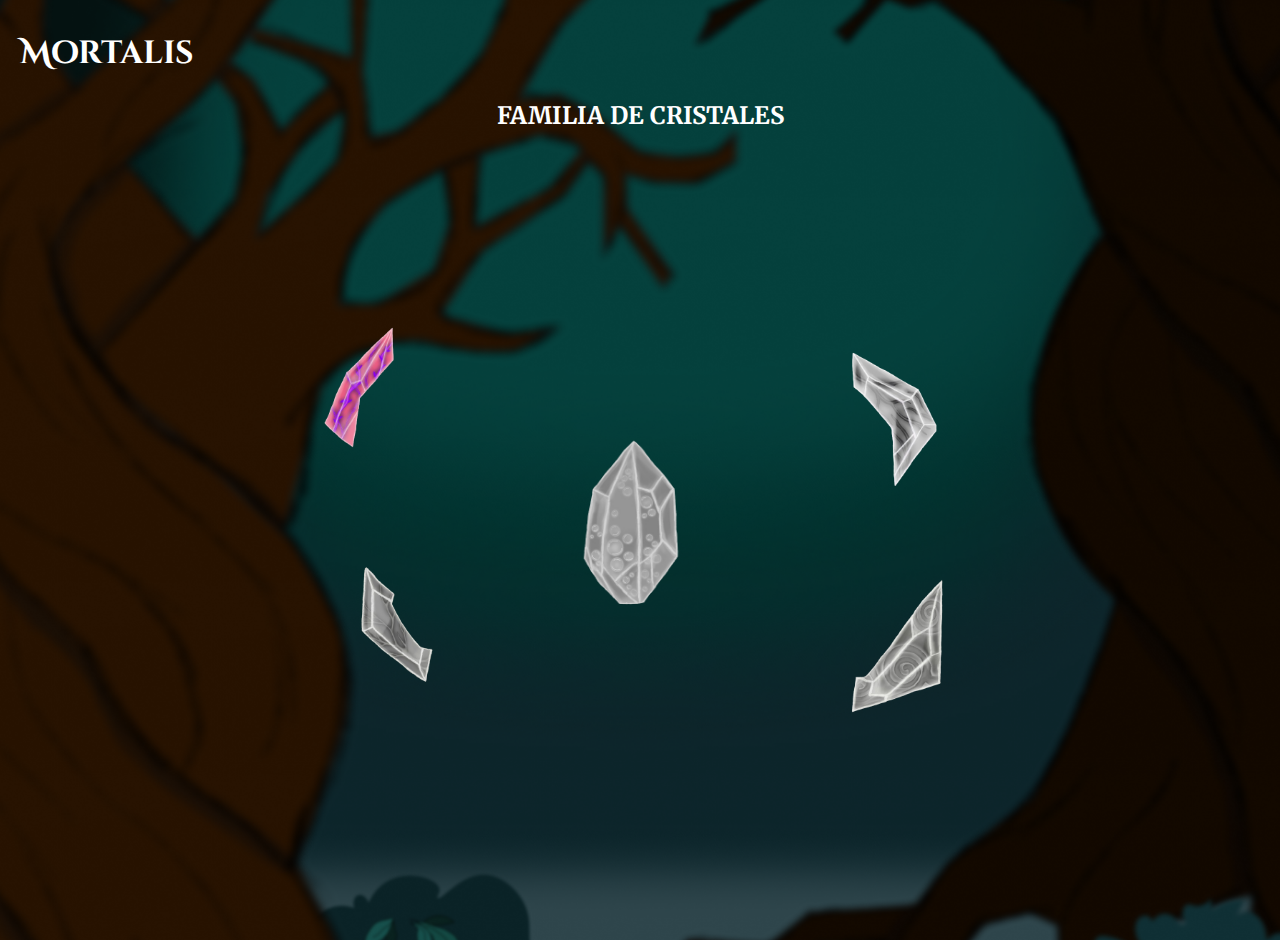
<file: index.html>
<!DOCTYPE html>
<html lang="es">
<head>
<meta charset="UTF-8" />
<title>Cristales</title>

<!-- Fuentes -->
<link href="https://fonts.googleapis.com/css2?family=Cinzel+Decorative:wght@700&display=swap" rel="stylesheet">
<link href="https://fonts.googleapis.com/css2?family=Merriweather:ital,wght@0,700;1,400&display=swap" rel="stylesheet">

<style>
  body{
      font-family: 'Merriweather', serif;
      font-weight: 700;
      display:flex;
      flex-direction:column;
      justify-content:flex-start;
      align-items:center;
      min-height:100vh;
      margin:0;
      background-image: url("img/fondo.png");
      background-size: cover;
      background-position: center;
      background-repeat: no-repeat;
      padding-top: 40px;
  }

  .titulo {
    position: absolute;
    top: 32px;
    left: 20px;
    color: #fff;
    font-family: 'Cinzel Decorative', serif;
    font-weight: 700;
    font-size: 2rem;
  }

  #tituloPrincipal {
    margin: 60px 0 10px 0;
    text-align: center;
    font-size: 1.5rem;
    color:#fff;
  }

  #tituloCristal {
    font-family: 'Merriweather', serif;
    font-weight: 700;
    color:#fff;
    margin: 60px 0 20px 0;
    text-align:center;
    font-size:2rem;
    display:none;
  }

  /* Texto final desbloqueado */
  #textoFinal {
    display: none;
    color: #fff;
    font-size: 1.3rem;
    font-style: italic;
    margin-top: 10px;
    text-decoration: underline;
    cursor: pointer;
    animation: palpitar 1.4s infinite ease-in-out;
    transform-origin: center;
    opacity: 0;
    transition: opacity 1s ease;
  }

  #textoFinal.mostrar {
    display: block;
    opacity: 1;
  }

  #textoFinal:hover {
    color: #E9CE99;
  }

  /* Efecto de palpitar */
  @keyframes palpitar {
    0%,100% { transform: scale(1); }
    50% { transform: scale(1.18); }
  }

  .contenedor{
    position:relative;
    width:100%;
    max-width:1000px;
    flex:1;
    display:flex;
    align-items:center;
    justify-content:center;
    margin-top:20px;
  }

  .grilla {
    position:relative;
    width:100%;
    height:500px;
    display:flex;
    align-items:center;
    justify-content:center;
  }
  .grilla.oculto { display:none; }

  .cristalCaja {
    position:absolute;
    width: clamp(90px, 14vw, 180px);
    aspect-ratio:1/1;
    display:flex;
    align-items:center;
    justify-content:center;
    transition: all 0.4s ease;
    opacity:1;
    cursor:pointer;
  }

  .cristalCaja img{
    width:100%;
    height:100%;
    object-fit:contain;
    pointer-events:none;
    transition: transform 0.4s ease;
  }

  .cristalCaja.inhabilitado { pointer-events:none; cursor:default; }

  .izq-arriba   { top:20%; left:25%; transform:translate(-50%,-50%); }
  .izq-abajo    { top:70%; left:25%; transform:translate(-50%,-50%); }
  .centro       { top:45%; left:50%; transform:translate(-50%,-50%); width: clamp(120px, 18vw, 240px); }
  .der-arriba   { top:20%; left:75%; transform:translate(-50%,-50%); }
  .der-abajo    { top:70%; left:75%; transform:translate(-50%,-50%); }

  .palpitando {
    animation: palpitar 1.3s infinite ease-in-out;
    transform-origin:center;
  }

  .detalleCristal {
    display:none;
    width:100%;
    max-width:900px;
    align-items:center;
    justify-content:center;
    gap:40px;
  }
  .detalleCristal.visible { display:flex; }

  .textoCampo {
    max-width: auto;
    padding: 20px;
    font-size: 24px;
    color: #ffff;
    line-height: 1.6;
    font-family: 'Merriweather', serif;
    font-weight: 400;
    font-style: italic;
  }

  .cristal-grande {
    width: clamp(420px, 25vw, 380px);
    height: clamp(420px, 20vw, 320px);
    flex-shrink:0;
    cursor:pointer;
  }

  .cristal-grande img {
    width: 100%;
    height: 100%;
    object-fit: contain;
    animation: brilloPulse 2s infinite ease-in-out;
  }

  @keyframes brilloPulse {
    0% { filter: drop-shadow(0 0 10px #E9CE99); }
    50% { filter: drop-shadow(0 0 15px #E9CE99); }
    100% { filter: drop-shadow(0 0 10px #E9CE99); }
  }

  /* === Layout final cuando se completa todo === */
.grilla.finalLayout .izq-arriba { top: 40%; left: 35%; transform: translate(-50%, -50%); }
.grilla.finalLayout .izq-abajo  { top: 55%; left: 35%; transform: translate(-50%, -50%); }

.grilla.finalLayout .centro     { top: 47%; left: 50%; transform: translate(-50%, -50%); }

.grilla.finalLayout .der-arriba { top: 40%; left: 65%; transform: translate(-50%, -50%); }
.grilla.finalLayout .der-abajo  { top: 55%; left: 65%; transform: translate(-50%, -50%); }

/* Transición suave */
.grilla.finalLayout .cristalCaja {
  transition: all 1.2s ease;
}
</style>
</head>
<body>

  <div class="titulo">Mortalis</div>

  <h1 id="tituloPrincipal">FAMILIA DE CRISTALES</h1>
  <!-- Texto que se desbloquea -->
  <div id="textoFinal" onclick="window.location.href= 'https://www.instagram.com/elowen_selen' ">
    ✧ Descubrir el legado completo ✧
  </div>

  <h1 id="tituloCristal"></h1>

  <div class="contenedor">
    <div class="grilla" id="grilla">

<div id="cRosa" class="cristalCaja izq-arriba">
  <img src="img/cristales/cristalrosa.png"
       data-disabled="img/cristales/cristalrosabyn.png"
       data-NombreCristal="Rodonita"
       class="palpitando">
</div>

<div id="cVioleta" class="cristalCaja der-arriba inhabilitado">
  <img src="img/cristales/cristalvioleta.png"
       data-disabled="img/cristales/cristalvioletabyn.png"
       data-NombreCristal="Amatista">
</div>

<div id="cVerde" class="cristalCaja izq-abajo inhabilitado">
  <img src="img/cristales/cristalverde.png"
       data-disabled="img/cristales/cristalverdebyn.png"
       data-NombreCristal="Jade">
</div>

<div id="cAmarillo" class="cristalCaja der-abajo inhabilitado">
  <img src="img/cristales/cristalamarillo.png"
       data-disabled="img/cristales/cristalamarillobyn.png"
       data-NombreCristal="Citrino">
</div>

      <div id="cCeleste" class="cristalCaja centro inhabilitado">
        <img src="img/cristales/cristalceleste.png"
             data-disabled="img/cristales/cristalcelestebyn.png"
             data-NombreCristal="Cristal de Selen">
      </div>

    </div>

    <div class="detalleCristal" id="detalleCristal"></div>
  </div>

<script>
  const arrayCristal = ['cRosa','cVioleta','cVerde','cAmarillo','cCeleste'];
  const activacion = new Set(['cRosa']);
  let IdentidadCristal = null;
  let ultimoRevisado = null;

  document.querySelectorAll(".cristalCaja.inhabilitado img").forEach(img => {
    if(img.dataset.disabled){
      img.dataset.enabled = img.src;
      img.src = img.dataset.disabled;
    }
  });

  function activate(id){
    const cristalCaja = document.getElementById(id);
    if(!cristalCaja || !cristalCaja.classList.contains('inhabilitado')) return;
    cristalCaja.classList.remove('inhabilitado');
    const img = cristalCaja.querySelector('img');
    if(img && img.dataset.enabled){ img.src = img.dataset.enabled; }
    if(img) img.classList.add('palpitando');
    activacion.add(id);
  }

  const tituloPrincipal = document.getElementById("tituloPrincipal");
  const tituloCristal   = document.getElementById("tituloCristal");
  const textoFinal = document.getElementById("textoFinal");

  arrayCristal.forEach(id => {
    const cristalCaja = document.getElementById(id);
    if(!cristalCaja) return;

    cristalCaja.addEventListener('click', () => {
      if(cristalCaja.classList.contains('inhabilitado')) return;

      const grilla = document.getElementById("grilla");
      const detalleCristal = document.getElementById("detalleCristal");

      if(IdentidadCristal === id){
        IdentidadCristal = null;
        detalleCristal.classList.remove("visible");
        detalleCristal.innerHTML = "";
        grilla.classList.remove("oculto");
        tituloPrincipal.style.display = "block";
        tituloCristal.style.display = "none";

        // Si terminó de ver el último cristal y volvió a la pantalla principal
if(id === 'cCeleste' && activacion.size === arrayCristal.length){
  textoFinal.classList.add("mostrar");

  // 🔮 Activar layout final
  const grilla = document.getElementById("grilla");
  grilla.classList.add("finalLayout");
}

      } else {
        IdentidadCristal = id;
        ultimoRevisado = id;
        grilla.classList.add("oculto");
        detalleCristal.classList.add("visible");
        detalleCristal.innerHTML = "";

        const nombreCristal = cristalCaja.querySelector("img").getAttribute("data-NombreCristal") || "Cristal";
        tituloPrincipal.style.display = "none";
        tituloCristal.textContent = nombreCristal;
        tituloCristal.style.display = "block";

        const CristalGrande = document.createElement("div");
        CristalGrande.className = "cristal-grande";
        const img = cristalCaja.querySelector("img");
        CristalGrande.innerHTML = `<img src="${img.src}" alt="">`;

        CristalGrande.addEventListener("click", () => {
          IdentidadCristal = null;
          detalleCristal.classList.remove("visible");
          detalleCristal.innerHTML = "";
          grilla.classList.remove("oculto");
          tituloPrincipal.style.display = "block";
          tituloCristal.style.display = "none";

          // Chequeo nuevamente aquí por si se cerró desde la imagen
          if(id === 'cCeleste' && activacion.size === arrayCristal.length){
            textoFinal.classList.add("mostrar");
          }
        });

        const CristalCampoTexto = document.createElement("div");
        CristalCampoTexto.className = "textoCampo";
        switch(id){
          case "cRosa":    
            CristalCampoTexto.innerHTML="<small>Aquellas personas que llevan este cristal suelen irradiar una energía positiva, lo que les permite afrontar los desafíos de la vida con calma y equilibrio. Su vibración está estrechamente asociada con la creatividad y la capacidad de ver el mundo desde perspectivas distintas. Este cristal conecta con linajes familiares en los que la sensibilidad, la intuición y la inventiva han estado siempre presentes.</small>"; 
            break;
          case "cVioleta": 
            CristalCampoTexto.innerHTML="<small>Esta piedra simboliza a las personas serenas, las que encuentran equilibrio  medio del caos. Su energía transmite calma y confianza. Está profundamente conectada con la intuición, potenciando la capacidad de percibir lo que no siempre se ve a simple vista. Quienes la llevan suelen guiarse por su instinto de manera natural.</small>"; 
            break;
          case "cVerde":   
            CristalCampoTexto.innerHTML="<small>Se trata de una piedra sagrada y armónica, su vibración conecta profundamente con la tierra y el equilibrio universal. Su energía transmite serenidad y respeto por todo lo vivo, recordando la importancia de mantener una relación consciente con la naturaleza. Proveniente de una familia con una gran conexión con el mundo natural, guarda en su interior la memoria de la tierra, los ríos y los bosques. Quienes la portan suelen sentir una afinidad especial por los entornos verdes.</small>"; 
            break;
          case "cAmarillo":
            CristalCampoTexto.innerHTML="<small>Esta piedra es la compañera ideal para quienes llevan dentro un espíritu ambicioso y perseverante, siempre en busca del éxito. Su energía actúa como un impulso constante hacia las metas, recordando que la confianza y la disciplina son claves para alcanzar los sueños más grandes. Proveniente de una tradición optimista y alegre, transmite entusiasmo y vitalidad a quienes la portan.</small>"; 
            break;
          case "cCeleste": 
            CristalCampoTexto.innerHTML="<small>Tras su fallecimiento, la piedra se ha convertido en un símbolo de su esencia y en un recordatorio vivo de todo lo que dejó a su pueblo. Su energía está entrelazada con la de Selen, como si en su interior quedara grabada su fuerza vital. Para la comunidad, representa la memoria de su legado: salud, prosperidad y la inspiración de una vida guiada por la armonía con la tierra.</small>"; 
            break;
        }
        detalleCristal.appendChild(CristalGrande);
        detalleCristal.appendChild(CristalCampoTexto);

        // Quitar animación al cristal usado
        const imgUsado = cristalCaja.querySelector("img");
        imgUsado.classList.remove("palpitando");

        // Activar siguiente cristal
        const indiceCristal = arrayCristal.indexOf(id);
        const siguienteID = arrayCristal[indiceCristal + 1];
        if(siguienteID && !activacion.has(siguienteID)){ activate(siguienteID); }
      }
    });
  });
</script>
</body>
</html>
</file>
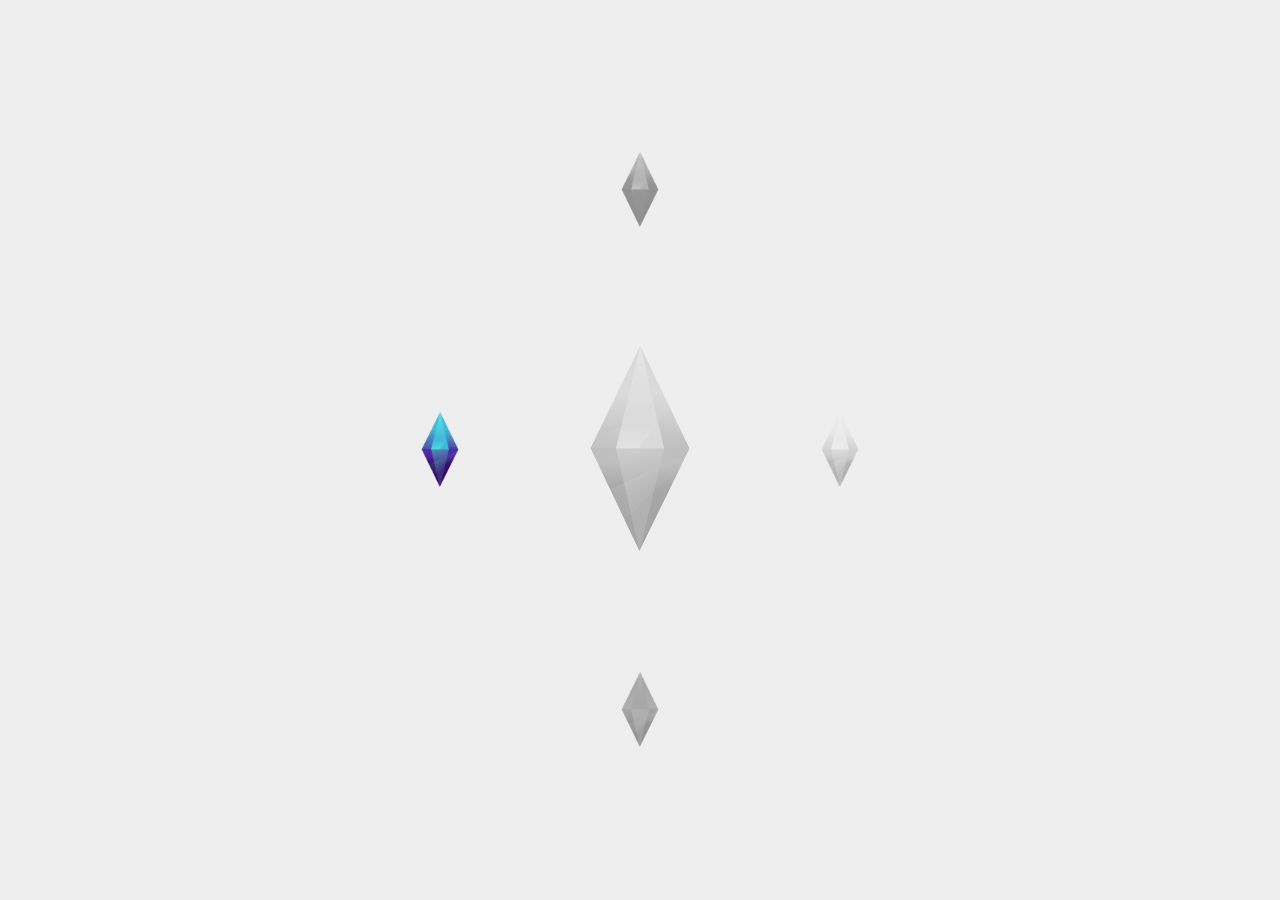
<file: web00/index.html>
<!DOCTYPE html>
<html lang="es">
<head>
<meta charset="UTF-8" />
<title>cristales</title>
<style>
  body{
    display:flex;
    justify-content:center;
    align-items:center;
    height:100vh;
    background:#eee;
    margin:0;
  }

  .contenedor{
    position:relative;
    width:400px;
    height:400px;
  }

  .cristalCaja {
    position:absolute;
    width:80px;
    height:80px;
    display:flex;
    align-items:center;
    justify-content:center;
  }

  .cristalCaja.arriba   { top:-100px;  left:50%; transform:translateX(-50%); }
  .cristalCaja.abajo    { bottom:-100px; left:50%; transform:translateX(-50%); }
  .cristalCaja.izquierda{ left:-40px; top:50%;  transform:translateY(-50%); }
  .cristalCaja.derecha  { right:-40px; top:50%; transform:translateY(-50%); }
  .cristalCaja.centro   { top:50%; left:50%; transform:translate(-50%,-50%); width:220px; height:220px; }

  .cristalCaja img{
    width:100%;
    height:100%;
    object-fit:contain;
    display:block;
    pointer-events:auto;
  }

  .cristalCaja.inhabilitado { pointer-events:none; cursor:default; }
  .cristalCaja.inhabilitado img { filter:grayscale(100%); opacity:0.45; }

  .palpitando {
    animation: palpitar 1.3s infinite ease-in-out;
    transform-origin:center;
  }
  @keyframes palpitar {
    0%,100% { transform: scale(1); }
    50%    { transform: scale(1.18); }
  }

.textoCampo {
  position: absolute;
  background: #fff;
  padding: 16px;
  color: #000;
  box-shadow: 0 6px 16px rgba(0,0,0,0.18);
  opacity: 0;
  transition: opacity .35s ease;
  pointer-events: none;
  font-size: 14px;
  border-radius: 4px;
  z-index: 0; 
}
.textoCampo strong { display:block; margin-bottom:6px; }
.textoCampo small { color:#555; font-size:12px; }

.textoCampo.left {
  top: 50%;
  right: 100%;
  transform: translateY(-50%);
  width: 200px;
  clip-path: polygon(
    15% 0,
    100% 0,
    100% 100%,
    15% 100%,
    0 50%
  );
}
.textoCampo.left::before {
  content: "";
  position: absolute;
  top: 50%;
  right: -20px;     
  transform: translateY(-50%);
  width: 20px;
  height: 100%;
  background: inherit;
  clip-path: polygon(0 0, 100% 50%, 0 100%);
}

.textoCampo.right {
  top: 50%;
  left: 100%;
  transform: translateY(-50%);
  width: 200px;
  clip-path: polygon(
    0 0,
    85% 0,
    100% 50%,
    85% 100%,
    0 100%
  );
}
.textoCampo.right::before {
  content:"";
  position:absolute;
  top:0;
  bottom:0;
  right:-20px;
  width:20px;
  background:inherit;
  clip-path:polygon(0 0, 100% 50%, 0 100%);
}

.textoCampo.top {
  left: 50%;
  bottom: 100%;
  transform: translateX(-50%);
  width: 200px;
  clip-path: polygon(
    0 0,
    100% 0,
    100% 85%,
    50% 100%,
    0 85%
  );
}
.textoCampo.top::before {
  content:"";
  position:absolute;
  left:0;
  right:0;
  bottom:-20px;
  height:20px;
  background:inherit;
  clip-path:polygon(0 0, 50% 100%, 100% 0);
}

.textoCampo.bottom {
  left: 50%;
  top: 100%;
  transform: translateX(-50%);
  width: 200px;
  clip-path: polygon(
    0 15%,
    50% 0,
    100% 15%,
    100% 100%,
    0 100%
  );
}
.textoCampo.bottom::before {
  content:"";
  position:absolute;
  left:0;
  right:0;
  top:-20px;
  height:20px;
  background:inherit;
  clip-path:polygon(0 100%, 50% 0, 100% 100%);
}

.textoCampo.center {
  top: 50%;
  left: 50%;
  transform: translate(-50%, -50%);
  width: 220px;
  text-align: center;
}

/* se activa y se muestra encima */
.textoCampo.visible {
  opacity: 1;
  z-index: 10;
}

/* evita superposición */
.textoCampo.left.visible,
.textoCampo.right.visible {
  z-index: -1;
}
</style>
</head>
<body>
  <div class="contenedor">

    <div id="cRosa" class="cristalCaja izquierda">
      <img src="img/simazul.png" alt="Izquierda" class="palpitando">
    </div>

    <div id="cVioleta" class="cristalCaja arriba inhabilitado">
      <img src="img/simrojo.png" alt="Arriba">
    </div>

    <div id="cAmarillo" class="cristalCaja derecha inhabilitado">
      <img src="img/simamarillo.png" alt="Derecha">
    </div>

    <div id="cVerde" class="cristalCaja centro inhabilitado">
      <img src="img/simverde.png" alt="Centro">
    </div>

    <div id="cCeleste" class="cristalCaja abajo inhabilitado">
      <img src="img/simvioleta.png" alt="Abajo">
    </div>

    <!-- cuadros de texto -->
    <div id="box-cRosa"  class="textoCampo left">
      <strong>Izquierda</strong>
      <small>Contenido del diamante izquierdo.</small>
    </div>

    <div id="box-cCeleste" class="textoCampo bottom">
      <strong>Abajo</strong>
      <small>Contenido que aparece desde abajo.</small>
    </div>

    <div id="box-cAmarillo"  class="textoCampo right">
      <strong>Derecha</strong>
      <small>Contenido del diamante derecho.</small>
    </div>

    <div id="box-cVioleta" class="textoCampo top">
      <strong>Arriba</strong>
      <small>Contenido que aparece desde arriba.</small>
    </div>

    <div id="box-cVerde" class="textoCampo center">
      <strong>Centro</strong>
      <small>Contenido del PNG central.</small>
    </div>

  </div>

<script>
  const arrayCristal = ['cRosa','cCeleste','cAmarillo','cVioleta','cVerde'];
  const activacion = new Set(['cRosa']);

  function activate(id){
    const cristalCaja = document.getElementById(id);
    if(!cristalCaja || !cristalCaja.classList.contains('inhabilitado')) return;
    cristalCaja.classList.remove('inhabilitado');
    const img = cristalCaja.querySelector('img');
    if(img) img.classList.add('palpitando');
    activacion.add(id);
  }

  arrayCristal.forEach(id => {
    const cristalCaja = document.getElementById(id);
    if(!cristalCaja) return;

    cristalCaja.addEventListener('mouseenter', () => {
      if(cristalCaja.classList.contains('inhabilitado')) return;

      const box = document.getElementById('box-' + id);
      if(box) box.classList.add('visible');

      const img = cristalCaja.querySelector('img');
      if(img) img.classList.remove('palpitando');

      activacion.add(id);

      const idx = arrayCristal.indexOf(id);
      const nextId = arrayCristal[idx + 1];
      if(nextId && !activacion.has(nextId)){
        activate(nextId);
      }
    });

    cristalCaja.addEventListener('mouseleave', () => {
      const box = document.getElementById('box-' + id);
      if(box) box.classList.remove('visible');
    });
  });
</script>
</body>
</html>
</file>
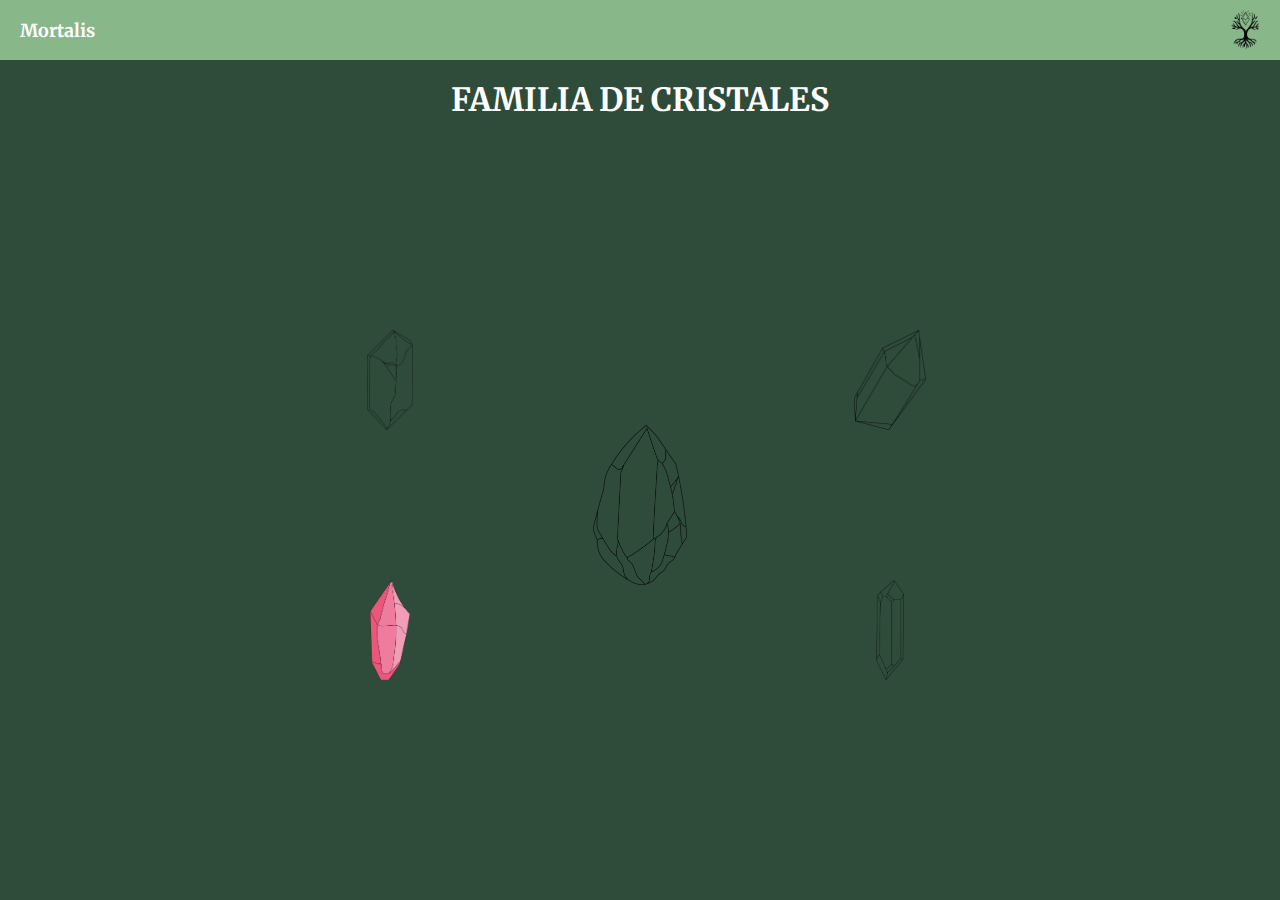
<file: web01/index.html>
<!DOCTYPE html>
<html lang="es">
<head>
<meta charset="UTF-8" />
<title>Cristales</title>
  <link href="https://fonts.googleapis.com/css2?family=Merriweather:wght@700&display=swap" rel="stylesheet">

<style>
  body{
      font-family: 'Merriweather', serif;
  font-weight: 700; /* Bold */
    display:flex;
    flex-direction:column;
    justify-content:flex-start;
    align-items:center;
    min-height:100vh;
    background:#2F4C3A;
    margin:0;
  }

  header {
    width:100%;
    height:60px;
    background:#88B78A;
    color:#fff;
    display:flex;
    align-items:center;
    justify-content:space-between;
    padding:0 20px;
    box-sizing:border-box;
  }
  header .titulo { font-weight:bold;font-size:18px; }
  header img { height:40px;width:auto; }

  #tituloPrincipal,#tituloCristal{
    color:#fff;
    margin:20px 0;
    text-align:center;
    font-size:2rem;
  }
  #tituloCristal { display:none; }

  .contenedor{
    position:relative;
    width:100%;
    max-width:1000px;
    flex:1;
    display:flex;
    align-items:center;
    justify-content:center;
    margin-top:20px;
  }

  .grilla {
    position:relative;
    width:100%;
    height:500px;
    display:flex;
    align-items:center;
    justify-content:center;
  }
  .grilla.oculto { display:none; }

  .wrap {
    position:absolute;
    width:12%;
    max-width:100px;
    aspect-ratio:1/1;
    display:flex;
    align-items:center;
    justify-content:center;
    transition: all 0.4s ease;
    opacity:1;
    cursor:pointer;
  }
  .wrap img{
    width:100%;
    height:100%;
    object-fit:contain;
    pointer-events:none;
    transition: transform 0.4s ease;
  }
  .wrap.inhabilitado { pointer-events:none; cursor:default; }

  /* === POSICIONES FIJAS === */
  .izq-arriba   { top:20%; left:25%; transform:translate(-50%,-50%); }
  .izq-abajo    { top:70%; left:25%; transform:translate(-50%,-50%); }
  .centro       { top:45%; left:50%; transform:translate(-50%,-50%); width:20%; max-width:160px; }
  .der-arriba   { top:20%; left:75%; transform:translate(-50%,-50%); }
  .der-abajo    { top:70%; left:75%; transform:translate(-50%,-50%); }

  .palpitando {
    animation: palpitar 1.3s infinite ease-in-out;
    transform-origin:center;
  }
  @keyframes palpitar {
    0%,100% { transform: scale(1); }
    50%    { transform: scale(1.18); }
  }

  .zona-activa {
    display:none;
    width:100%;
    max-width:900px;
    align-items:center;
    justify-content:center;
    gap:40px;
  }
  .zona-activa.visible { display:flex; }

  .texto-info {
    width:300px;
    padding:20px;
    font-size:24px;
    color:#ffff;
    line-height:1.5;
  }
  .cristal-clon {
    width:220px;
    height:220px;
    flex-shrink:0;
    cursor:pointer;
  }
  .cristal-clon img { width:100%; height:100%; object-fit:contain; }
</style>
</head>
<body>

<header>
  <div class="titulo">Mortalis</div>
  <img src="img/mortalislogo.png" alt="Logo">
</header>

<h1 id="tituloPrincipal">FAMILIA DE CRISTALES</h1>
<h1 id="tituloCristal"></h1>

<div class="contenedor">
  <div class="grilla" id="grilla">

    <!-- IZQUIERDA -->
    <div id="cVioleta" class="wrap izq-arriba inhabilitado">
      <img src="img/cristales/cristalvioleta.png"
           data-disabled="img/cristales/cristalvioletalinea.png"
           data-title="Amatista">
    </div>

    <div id="cRosa" class="wrap izq-abajo">
      <img src="img/cristales/cristalrosa.png"
           data-disabled="img/cristales/cristalrosalinea.png"
           data-title="Rodonita"
           class="palpitando">
    </div>

    <!-- CENTRO -->
    <div id="cCeleste" class="wrap centro inhabilitado">
      <img src="img/cristales/cristalceleste.png"
           data-disabled="img/cristales/cristalcelestelinea.png"
           data-title="Cristal de Selen">
    </div>

    <!-- DERECHA -->
    <div id="cAmarillo" class="wrap der-arriba inhabilitado">
      <img src="img/cristales/cristalamarillo.png"
           data-disabled="img/cristales/cristalamarillolinea.png"
           data-title="Citrino">
    </div>

    <div id="cVerde" class="wrap der-abajo inhabilitado">
      <img src="img/cristales/cristalverde.png"
           data-disabled="img/cristales/cristalverdelinea.png"
           data-title="Jade">
    </div>
  </div>

  <div class="zona-activa" id="zonaActiva"></div>
</div>

<script>
  // Nuevo orden: rosa -> violeta -> verde -> amarillo -> celeste
  const order = ['cRosa','cVioleta','cVerde','cAmarillo','cCeleste'];
  const activated = new Set(['cRosa']); // rosa empieza activo
  let cristalActivo = null;

  // Cargar imágenes deshabilitadas excepto la rosa
  document.querySelectorAll(".wrap.inhabilitado img").forEach(img => {
    if(img.dataset.disabled){
      img.dataset.enabled = img.src;
      img.src = img.dataset.disabled;
    }
  });

  function activate(id){
    const wrap = document.getElementById(id);
    if(!wrap || !wrap.classList.contains('inhabilitado')) return;
    wrap.classList.remove('inhabilitado');
    const img = wrap.querySelector('img');
    if(img && img.dataset.enabled){ img.src = img.dataset.enabled; }
    if(img) img.classList.add('palpitando');
    activated.add(id);
  }

  const tituloPrincipal = document.getElementById("tituloPrincipal");
  const tituloCristal   = document.getElementById("tituloCristal");

  order.forEach(id => {
    const wrap = document.getElementById(id);
    if(!wrap) return;
    wrap.addEventListener('click', () => {
      if(wrap.classList.contains('inhabilitado')) return;

      const grilla = document.getElementById("grilla");
      const zonaActiva = document.getElementById("zonaActiva");

      if(cristalActivo === id){
        cristalActivo = null;
        zonaActiva.classList.remove("visible");
        zonaActiva.innerHTML = "";
        grilla.classList.remove("oculto");
        tituloPrincipal.style.display = "block";
        tituloCristal.style.display = "none";
      } else {
        cristalActivo = id;
        grilla.classList.add("oculto");
        zonaActiva.classList.add("visible");
        zonaActiva.innerHTML = "";

        const nombre = wrap.querySelector("img").dataset.title || "Cristal";
        tituloPrincipal.style.display = "none";
        tituloCristal.textContent = nombre;
        tituloCristal.style.display = "block";

        const clon = document.createElement("div");
        clon.className = "cristal-clon";
        const img = wrap.querySelector("img");
        clon.innerHTML = `<img src="${img.src}" alt="">`;

        clon.addEventListener("click", () => {
          cristalActivo = null;
          zonaActiva.classList.remove("visible");
          zonaActiva.innerHTML = "";
          grilla.classList.remove("oculto");
          tituloPrincipal.style.display = "block";
          tituloCristal.style.display = "none";
        });

        const text = document.createElement("div");
        text.className = "texto-info";
        switch(id){
          case "cRosa":    text.innerHTML="<small>Aquellas personas que lleven este cristal se destacan por ser positivas y calmadas. Asociadas con la creatividad, provienen de una familia.</small>"; break;
          case "cVioleta": text.innerHTML="<small>Esta piedra representa a las personas serenas y con una gran intuicion.</small>"; break;
          case "cVerde":   text.innerHTML="<small>Una piedra sagrada y armonica, proveniente de una familia con una gran conexion con la naturaleza</small>"; break;
          case "cAmarillo":text.innerHTML="<small>Para las personas que siempre buscan llegar al exito, esta piedra la mejor que podran llevar. Proveniente de una familia optimista y alegre</small>"; break;
          case "cCeleste": text.innerHTML="<small>La piedra principal, aquella que fue de Selen, brinda salud y prosperidad a su pueblo </small>"; break;
        }
        zonaActiva.appendChild(clon);
        zonaActiva.appendChild(text);

        // Activar el siguiente en la cadena
        const idx = order.indexOf(id);
        const nextId = order[idx + 1];
        if(nextId && !activated.has(nextId)){ activate(nextId); }
      }
    });
  });
</script>
</body>
</html>
</file>
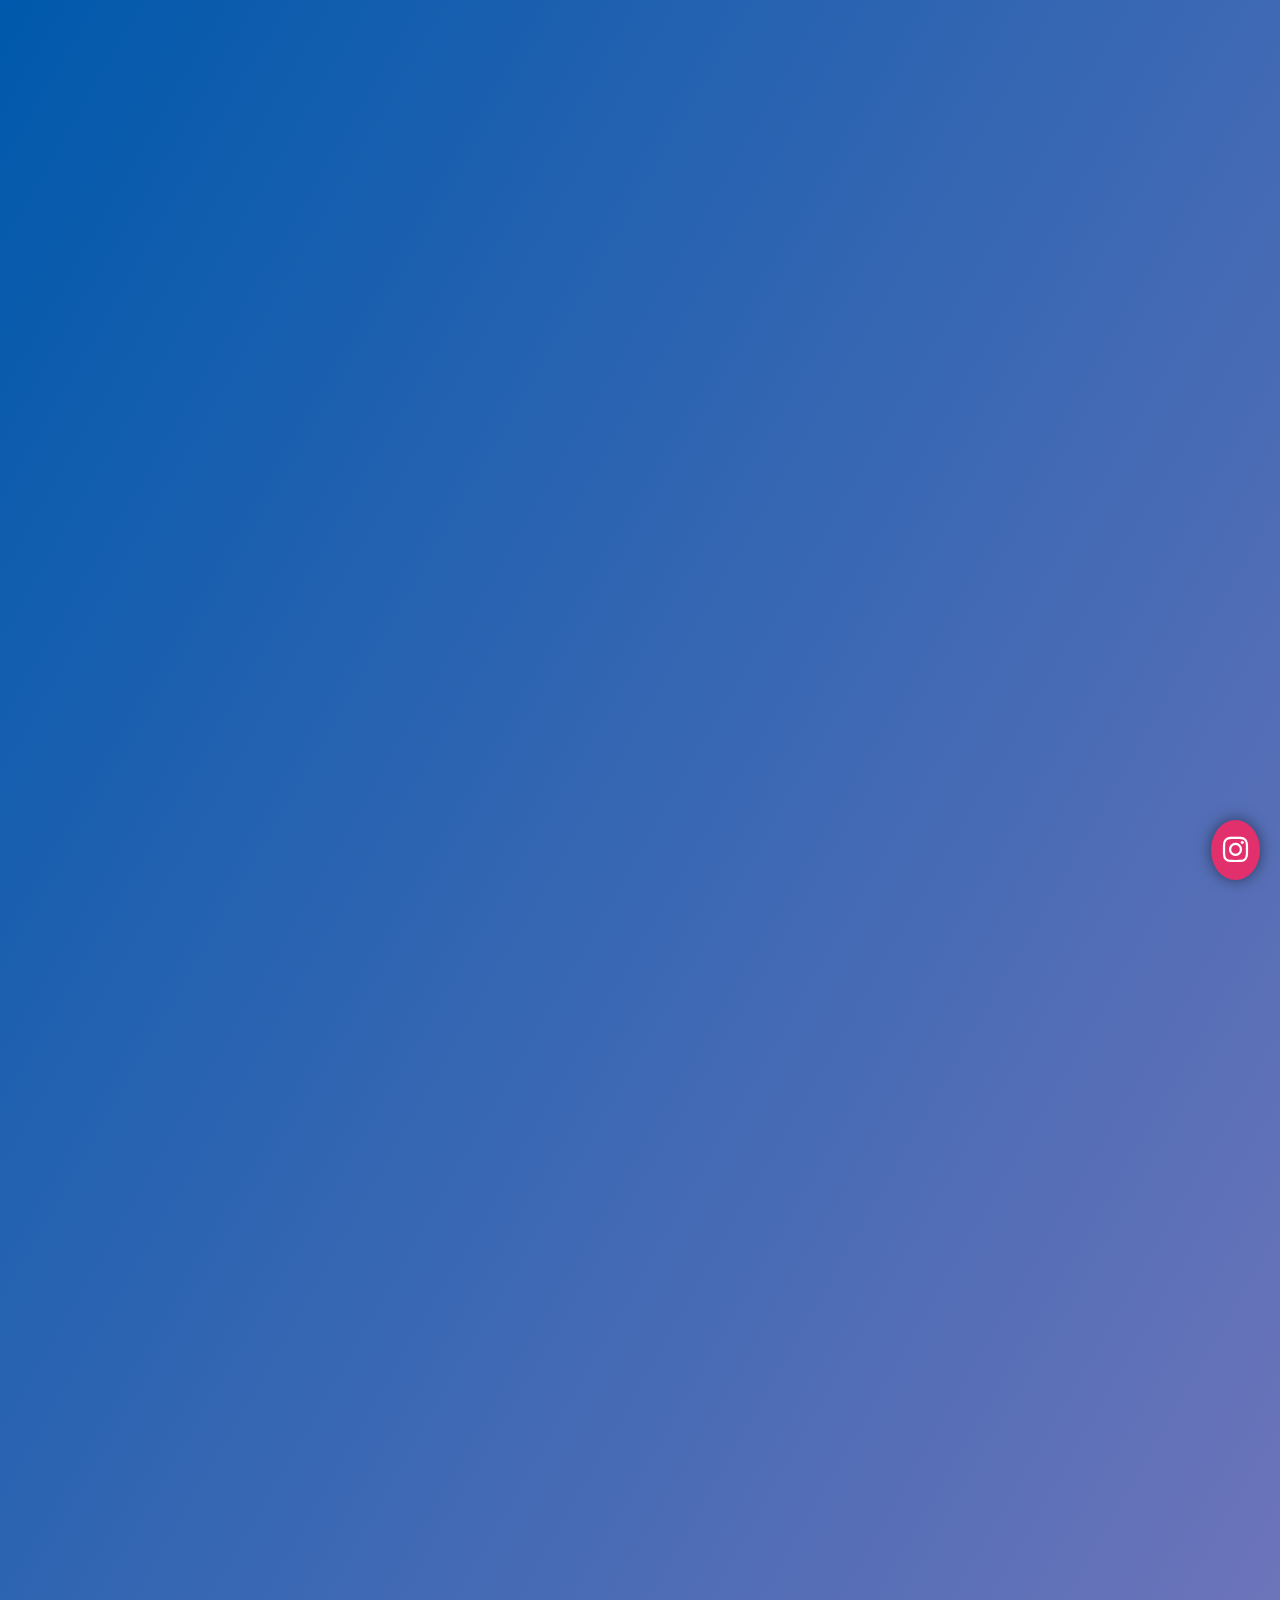
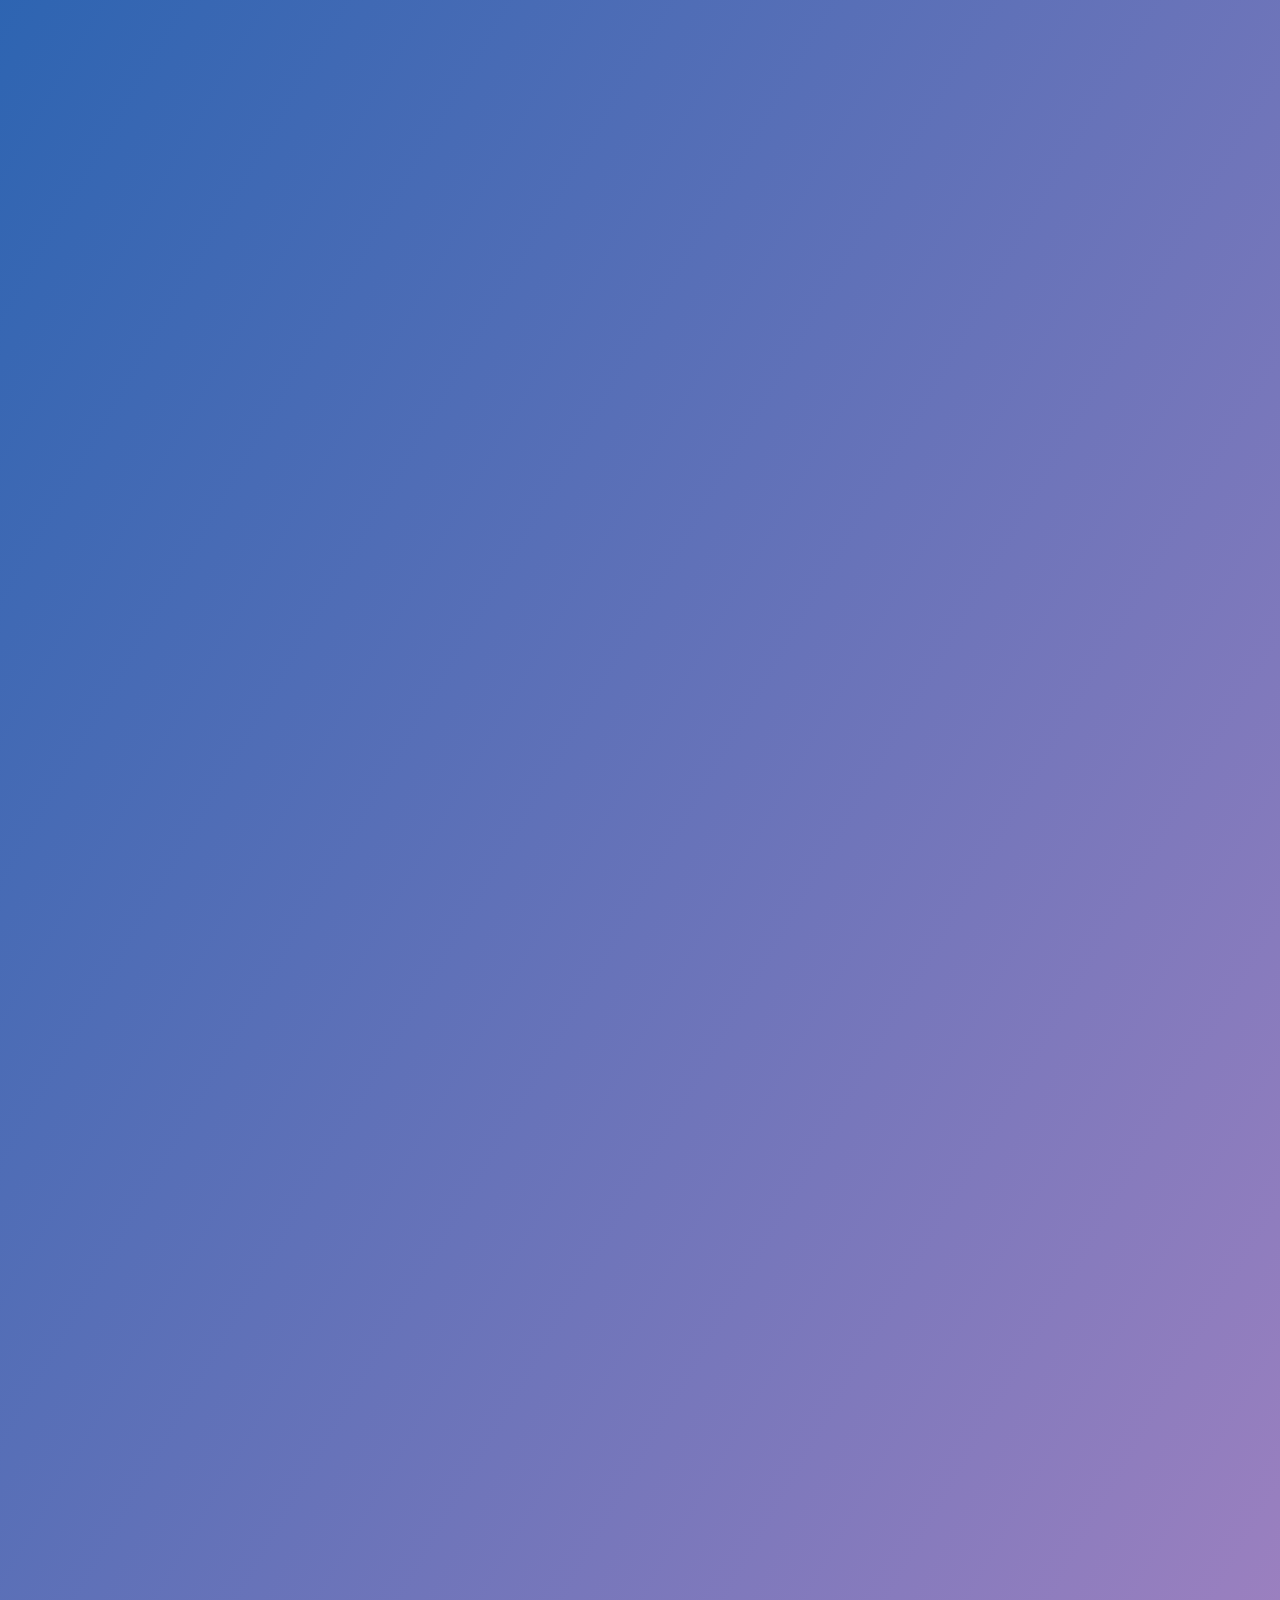
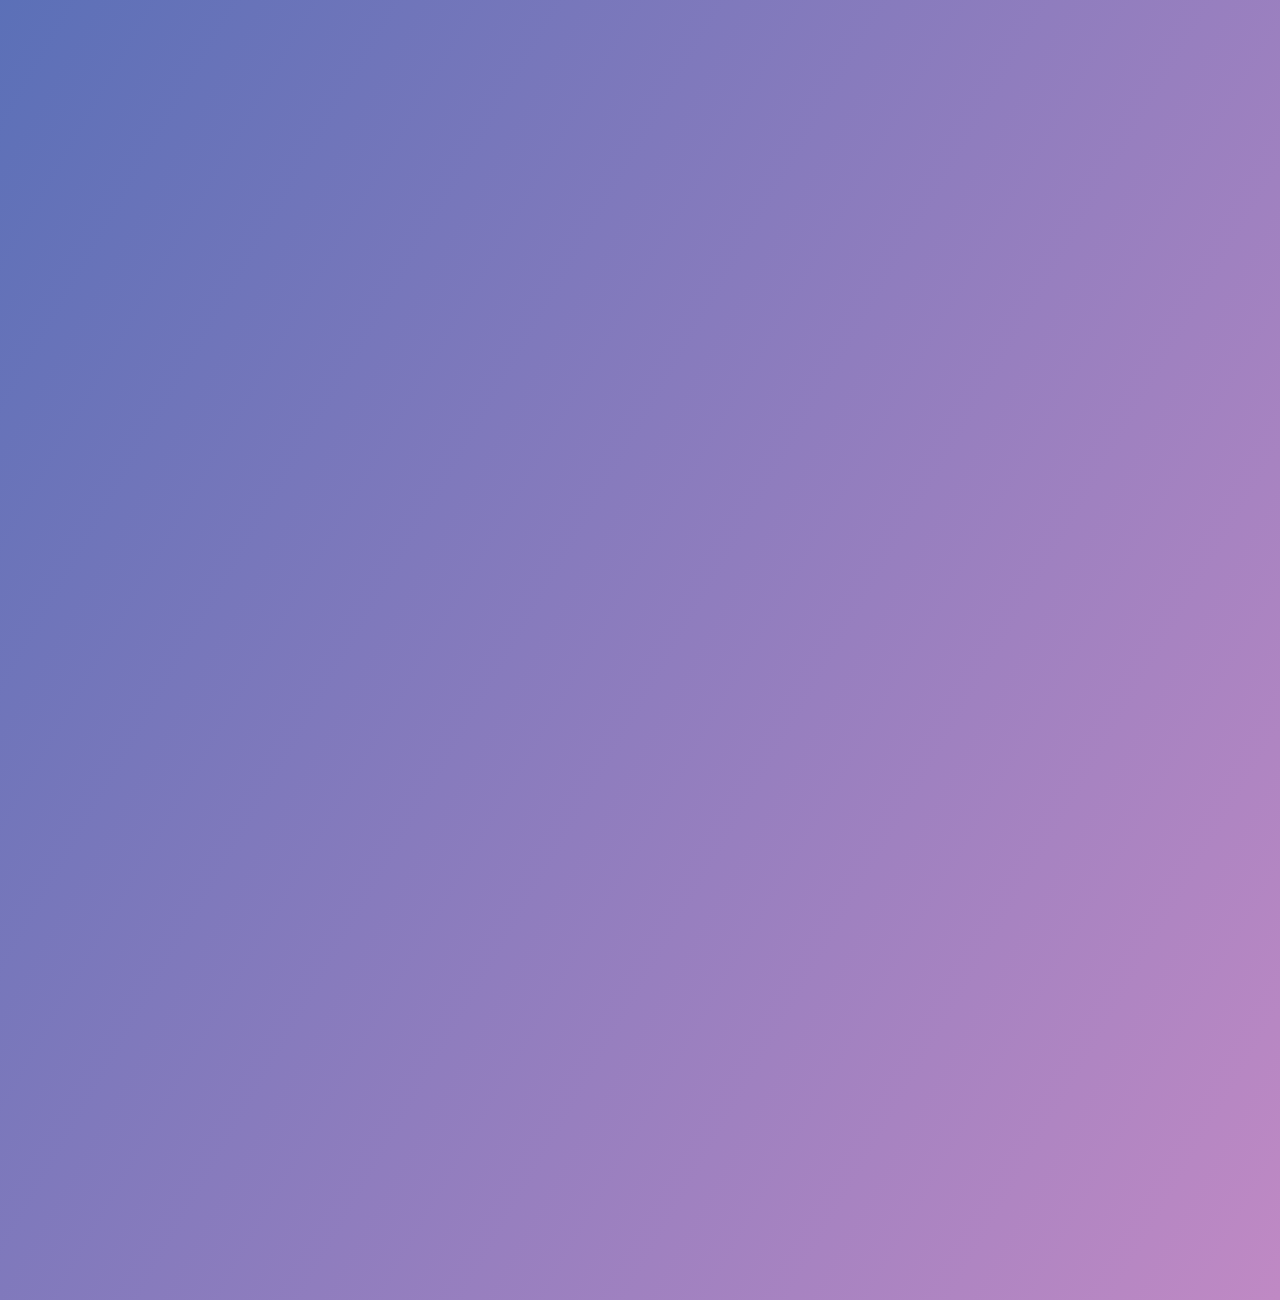
<file: web06/index.html>
<!DOCTYPE html>
<html lang="es">
<head>
  <meta charset="UTF-8">
  <title>pagina principal</title>
  <link href="https://fonts.googleapis.com/css2?family=Merriweather:wght@700&display=swap" rel="stylesheet">
  <!-- Font Awesome para el ícono -->
  <link rel="stylesheet" href="https://cdnjs.cloudflare.com/ajax/libs/font-awesome/6.4.2/css/all.min.css">

  <style>
    * { margin: 0; padding: 0; box-sizing: border-box; }

    body {
      font-family: 'Merriweather', serif;
      font-weight: 700; /* Bold */
      overflow-x: hidden;
      color: #fff;
      background: linear-gradient(120deg, #0059ac, #ff99cc, #2e003e, #001a33);
      background-size: 400% 400%;
      animation: gradientShift 15s ease infinite;
      transition: color 1.8s ease;
    }

    @keyframes gradientShift {
      0% { background-position: 0% 50%; }
      25% { background-position: 50% 50%; }
      50% { background-position: 100% 50%; }
      75% { background-position: 50% 50%; }
      100% { background-position: 0% 50%; }
    }

    section {
      height: 100vh;
      display: flex;
      justify-content: center;
      align-items: center;
      position: relative;
    }

    /* === Wrapper Cristal === */
    .cristal-wrap {
      position: fixed;
      top: 50%;
      left: 50%;
      transform: translate(-50%, -50%);
      transition: transform 1.2s ease, opacity 1.6s ease;
      z-index: 5;
      pointer-events: none;
      opacity: 1;
    }

    .cristal-inner { animation: float 6s ease-in-out infinite 1.2s; }
    .cristal-scale { animation: pulse 4s ease-in-out infinite 0.8s; }

    .cristal-img {
      width: 250px;
      filter: drop-shadow(0 0 20px #1bc9c3);
      opacity: 0;
      animation: fadeInOpacity 1.6s ease forwards;
    }

    /* Animaciones cristal */
    @keyframes float {
      0%,100% { transform: translateY(0); }
      25% { transform: translateY(-15px); }
      75% { transform: translateY(15px); }
    }

    @keyframes pulse {
      0%, 100% { transform: scale(1); }
      50% { transform: scale(1.05); }
    }

    @keyframes fadeInOpacity {
      from { opacity: 0; }
      to { opacity: 1; }
    }

    /* Texto central */
    #textoCentro {
      font-size: 2rem;
      max-width: 600px;
      text-align: center;
      opacity: 0;
      transform: translateY(50px);
      transition: opacity 1s ease, transform 1s ease;
      color: #fff;
      position: relative;
      z-index: 10;
    }

    #textoCentro.show {
      opacity: 1;
      transform: translateY(0);
      animation: fadeUp 1.2s ease forwards;
    }

    @keyframes fadeUp {
      from { opacity: 0; transform: translateY(50px); }
      to { opacity: 1; transform: translateY(0); }
    }

    /* Textos */
    .texto {
      font-size: 2rem;
      max-width: 600px;
      text-align: center;
      opacity: 0;
      transform: translateY(40px);
      transition: opacity 0.8s ease, transform 0.8s ease;
      color: #fff;
    }

    .texto.show {
      opacity: 1;
      transform: translateY(0);
    }

    .texto.hide {
      opacity: 0;
      transform: translateY(-40px);
    }

    .texto-lateral {
      font-size: 2rem;
      max-width: 600px;
      opacity: 0;
      transform: translateX(-100px);
      transition: opacity 0.8s ease, transform 0.8s ease;
      color: #fff;
      margin-left: 20px;
    }

    .texto-lateral.show {
      opacity: 1;
      transform: translateX(0);
      margin-left: 380px;
    }

    .texto-lateral.hide {
      opacity: 0;
      transform: translateX(100px);
    }

    /* Árbol */
    #arbolSection img {
      width: 380px;
      margin-bottom: 20px;
      opacity: 0;
      transform: translateY(40px);
      transition: opacity 1s ease, transform 1s ease;
    }

    #arbolSection p {
      font-size: 1.5rem;
      max-width: 600px;
      opacity: 0;
      transform: translateY(30px);
      transition: opacity 1s ease, transform 1s ease;
      color: #fff;
    }

    #arbolSection.show img,
    #arbolSection.show p {
      opacity: 1;
      transform: translateY(0);
    }

    /* === Botón Instagram === */
    .instagram-btn {
      position: fixed;
      bottom: 20px;
      right: 20px;
      background: #E1306C;
      color: white;
      font-size: 1.8rem;
      padding: 12px;
      border-radius: 50%;
      box-shadow: 0 0 15px rgba(0,0,0,0.5);
      z-index: 1000;
      transition: transform 0.3s ease, box-shadow 0.3s ease;
    }

    .instagram-btn:hover {
      transform: scale(1.2);
      box-shadow: 0 0 25px rgba(255,255,255,0.8);
    }
  </style>
</head>
<body>

  <!-- Sección 1 -->
  <section class="hero">
    <div class="cristal-wrap" id="cristalWrap">
      <div class="cristal-inner">
        <div class="cristal-scale">
          <img src="img/cristales/cristalceleste.png" alt="Cristal" class="cristal-img" id="cristalImg">
        </div>
      </div>
    </div>
  </section>

  <!-- Sección 2 -->
  <section id="textoCentroSection">
    <div class="texto" id="textoCentro">
      El cristal revela su esencia...
    </div>
  </section>

  <!-- Sección 3 -->
  <section id="lateralSection">
    <div class="texto-lateral" id="textoLateral">
      El cristal se aparta,<br> dejando espacio a nuevas visiones.
    </div>
  </section>

  <!-- Sección 4 -->
  <section id="cristalFinalSection">
    <div class="texto" id="textoFinal">
      El cristal se despide en silencio...
    </div>
  </section>

  <!-- Sección 5 -->
  <section id="arbolSection">
    <div>
      <img src="img/cristales/arbol.png" alt="Árbol">
      <p>Muy pronto. <br> Donde los recuerdos se enraízan.</p>
    </div>
  </section>

  <!-- Botón Instagram -->
  <a href="https://www.instagram.com/cecropia.tdm3/" target="_blank" class="instagram-btn">
    <i class="fab fa-instagram"></i>
  </a>

<script>
  const cristalWrap = document.getElementById('cristalWrap');
  const textoCentro = document.getElementById('textoCentro');
  const textoCentroSection = document.getElementById('textoCentroSection');
  const textoLateral = document.getElementById('textoLateral');
  const lateralSection = document.getElementById('lateralSection');
  const textoFinal = document.getElementById('textoFinal');
  const cristalFinalSection = document.getElementById('cristalFinalSection');
  const arbolSection = document.getElementById('arbolSection');

  function checkVisibility(section, threshold = 0.2) {
    const rect = section.getBoundingClientRect();
    const windowHeight = window.innerHeight || document.documentElement.clientHeight;
    const visibleHeight = Math.min(windowHeight, rect.bottom) - Math.max(0, rect.top);
    const sectionHeight = rect.height;
    const visibleRatio = visibleHeight / sectionHeight;
    return visibleRatio >= threshold;
  }

  function toggleText(el, condition) {
    if (condition) {
      el.classList.add("show");
      el.classList.remove("hide");
    } else {
      el.classList.add("hide");
      el.classList.remove("show");
    }
  }

  window.addEventListener('scroll', () => {
    toggleText(textoCentro, checkVisibility(textoCentroSection, 0.2));
    toggleText(textoLateral, checkVisibility(lateralSection, 0.2));
    toggleText(textoFinal, checkVisibility(cristalFinalSection, 0.2));

    if (checkVisibility(arbolSection, 0.2)) {
      arbolSection.classList.add("show");
    } else {
      arbolSection.classList.remove("show");
    }

    const scroll = window.scrollY;
    const vh = window.innerHeight;

    if (scroll < vh * 0.5) {
      cristalWrap.style.transform = "translate(-50%, -50%)";
      cristalWrap.style.opacity = "1";
    } else if (scroll >= vh * 1.5 && scroll < vh * 2.5) {
      cristalWrap.style.transform = "translate(-150%, -50%)";
      cristalWrap.style.opacity = "1";
    } else if (scroll >= vh * 3.5) {
      cristalWrap.style.opacity = "0";
    } else {
      cristalWrap.style.transform = "translate(-50%, -50%)";
      cristalWrap.style.opacity = "1";
    }
  });
</script>

</body>
</html>
</file>
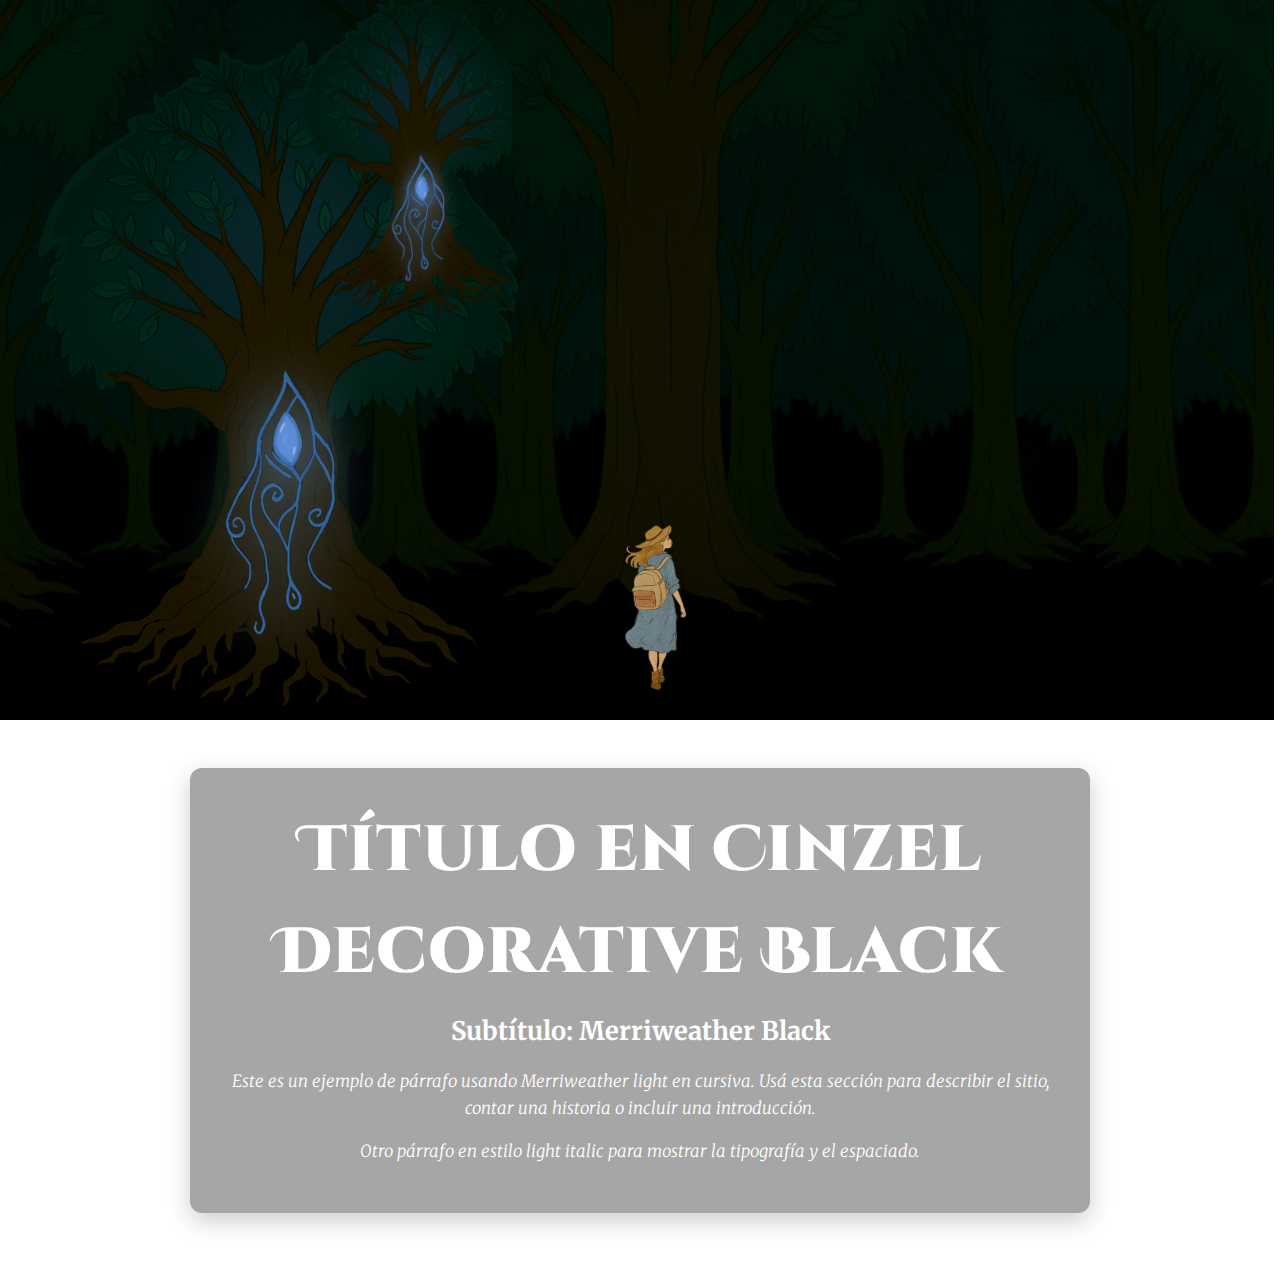
<file: web07/index.html>
<!doctype html>
<html lang="es">
<head>
  <meta charset="utf-8" />
  <meta name="viewport" content="width=device-width,initial-scale=1" />
  <title>Página con tipografías y capas</title>

  <!-- Google Fonts -->
  <link href="https://fonts.googleapis.com/css2?family=Cinzel+Decorative:wght@900&family=Merriweather:ital,wght@0,300;0,700;1,300&display=swap" rel="stylesheet">

  <style>
    *{box-sizing:border-box;margin:0;padding:0}
    html,body{height:100%}
    body{
      font-family: 'Merriweather', serif;
      position: relative;
      color: #222;
      line-height: 1.6;
      overflow-x: hidden;
      background: #fff;
    }

    /* contenedor que toma la altura del fondo (fondo no es absoluto) */
    .scene{
      position: relative;
      width: 100%;
      overflow: visible; /* permitir que arbolgrande sobresalga hacia abajo */
    }

    /* el fondo está en el flujo: define el alto del contenedor */
    .fondo{
      display: block;
      width: 100%;
      height: auto; /* mantiene proporción natural y define la altura de .scene */
      z-index: 1;
      position: relative; /* no absoluto */
    }

    /* capas que deben cubrir exactamente el mismo marco del fondo */
    .layer{
      position: absolute;
      top: 0;
      left: 0;
      width: 100%;
      height: 100%;
      object-fit: cover;
      pointer-events: none;
    }

    .objfondos.layer{
      z-index: 5;
      opacity: 0.98;
    }

   

    /* árbol: mismo ancho relativo que las otras (ej. 35%) pero height:auto para respetar su altura original */
    .arbolgrande{
      position: absolute;
      top: 0;         /* arranca a la misma altura que el resto */
      left: 5%;
      width: 35%;     /* mismo ancho proporcional que querés que tenga */
      max-width: 600px;
      height: auto;   /* IMPORTANT: respeta su altura natural y puede sobresalir hacia abajo */
      z-index: 10;    /* encima de objfondos, debajo de cubre */
      transform-origin: top left;
      pointer-events: none;
    }

    /* contenido (se muestra sobre las capas si su z-index es mayor que las capas intermedias) */
    .content{
      position: relative;
      z-index: 50; /* queda encima de objfondos y arbolgrande pero debajo de cubre (si cubre es totalmente opaco, lo cubrirá) */
      display: flex;
      align-items: center;
      justify-content: center;
      padding: 3rem;
      text-align: center;
    }

    .card{
      padding: 2rem 2.5rem;
      border-radius: 12px;
      max-width: 900px;
      background: rgba(0,0,0,0.35);
      color: #fff;
      box-shadow: 0 8px 24px rgba(0,0,0,0.2);
    }

    h1.titulo{
      font-family: 'Cinzel Decorative', cursive;
      font-weight: 900;
      font-size: clamp(2rem, 5vw, 4rem);
      margin-bottom: 0.4rem;
      letter-spacing: 1px;
      color: #fff;
    }

    h2.subtitulo{
      font-family: 'Merriweather', serif;
      font-weight: 700;
      font-size: clamp(1.1rem, 2.2vw, 1.6rem);
      margin-bottom: 1rem;
      color: #fff;
    }

    p.parrafo{
      font-family: 'Merriweather', serif;
      font-weight: 300;
      font-style: italic;
      font-size: 1.05rem;
      color: #fff;
      margin-bottom: 1rem;
    }

    /* responsive básico para móvil */
    @media (max-width:720px){
      .arbolgrande{ left: -10%; width: 80%; }
      .card{ padding: 1rem; }
    }
  </style>
</head>
<body>

  <div class="scene">
    <!-- fondo en flujo: define la altura de .scene -->
    <img src="img/fondo.jpg" class="fondo" alt="Fondo" />

    <!-- capas (ocupando exactamente el mismo tamaño que el fondo) -->
    <img src="img/objfondos.png" class="objfondos layer" alt="Objetos de fondo" />
    <img src="img/arbolgrande.png" class="arbolgrande" alt="Árbol grande" />
  </div>

  <main class="content">
    <article class="card">
      <h1 class="titulo">Título en Cinzel Decorative Black</h1>
      <h2 class="subtitulo">Subtítulo: Merriweather Black</h2>
      <p class="parrafo">Este es un ejemplo de párrafo usando Merriweather light en cursiva. Usá esta sección para describir el sitio, contar una historia o incluir una introducción.</p>
      <p class="parrafo">Otro párrafo en estilo light italic para mostrar la tipografía y el espaciado.</p>
    </article>
  </main>

</body>
</html>
</file>
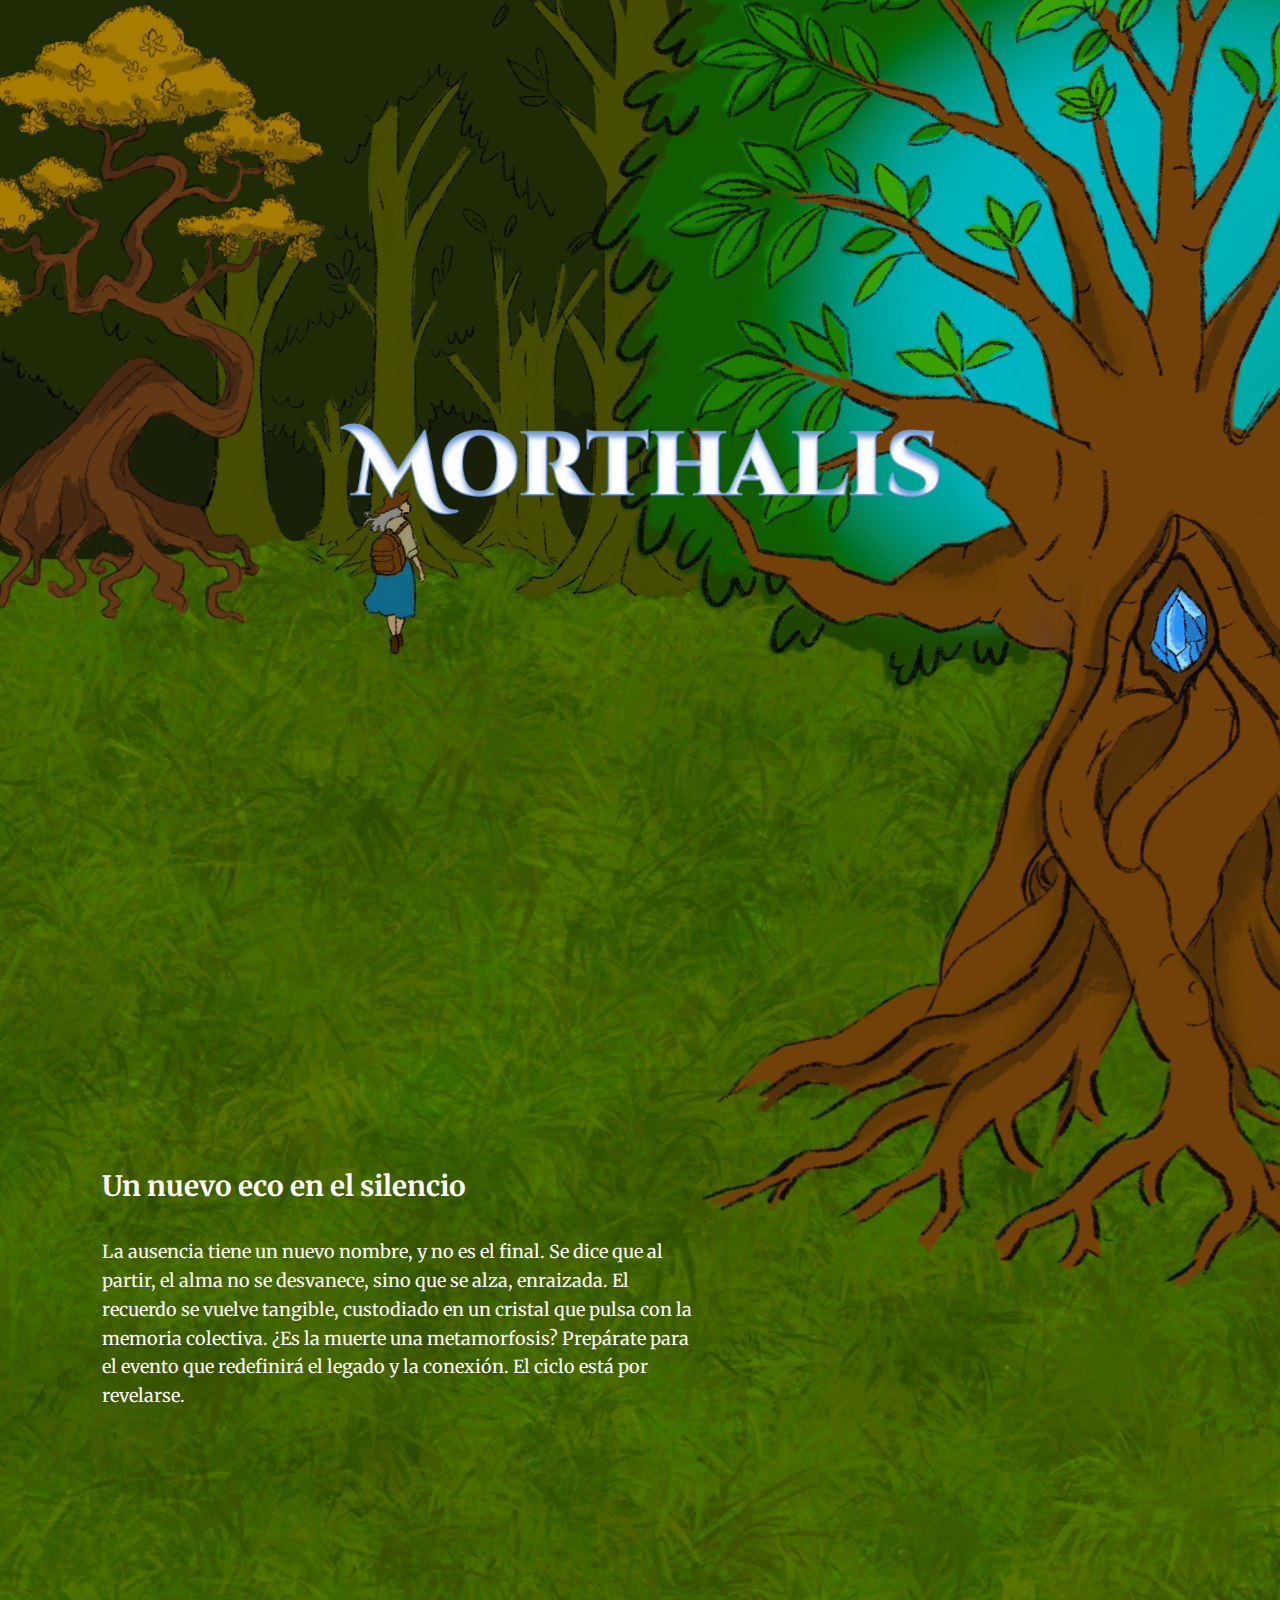
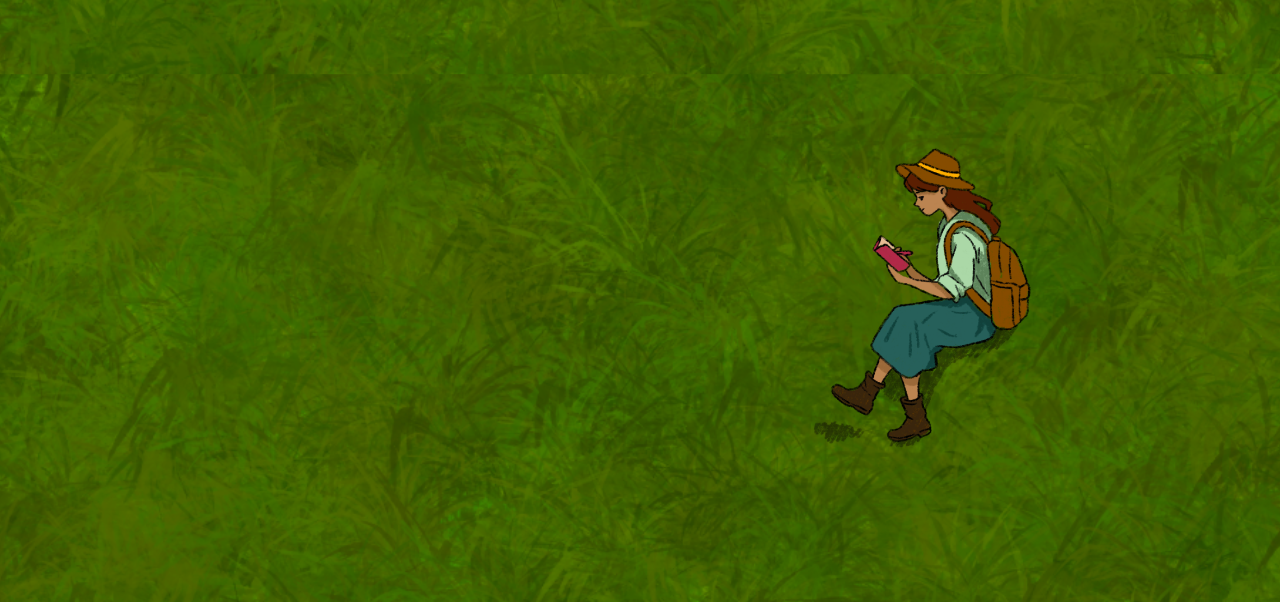
<file: web08/index.html>
<!doctype html>

<html lang="es">
<head>
  <meta charset="utf-8" />
  <meta name="viewport" content="width=device-width,initial-scale=1" />
  <title>Parallax Storytelling — Demo</title>
  <link href="https://fonts.googleapis.com/css2?family=Cinzel+Decorative:wght@900&family=Merriweather:ital,wght@0,300;0,700;1,300&display=swap" rel="stylesheet">
  <style>
    :root{
      --bg:#0b0b0f;
      --muted:#d6d6d8;
    }
    html, body {
      min-height: 100%;
      margin: 0;
      font-family: 'Merriweather', serif;
      background-color: var(--bg);


  background-image: 
    url("img/pasto-recortado.png"),
    url("img/pasto-recortado.png");
  background-repeat: 
    no-repeat,
    repeat-y;
  background-position: 
    center top,
    center top;
  background-size: 
    cover,
    cover;
  color: var(--muted);
}

.container { position:relative; width:100%; overflow:visible; }

.stage {
  position: relative;
  height: 100vh;
  min-height: 100vh;
  overflow: hidden;
  display: flex;
  align-items: flex-start;
  justify-content: center;
  text-align: center;
  flex-direction: column;
}

.parallax-layer{
  position:absolute;
  top:0;
  left:50%;
  transform:translateX(-50%);
  will-change:transform;
  pointer-events:none;
  width:100vw;
  height:auto;
  max-width:none;
  object-fit:cover;
}

#layer-forest{
  position:absolute;
  top:0;
  left:50%;
  transform:translateX(-50%);
  width:100vw;
  height:auto;
  max-width:none;
  pointer-events:none;
  z-index:100;
  will-change:transform;
}

.layer-title{
  position:relative;
  z-index:102;
  width:clamp(200px, 60vw, 600px);
  margin:6vh auto 1rem;
  display:block;
}

section.story {
  position: relative;
  z-index: 2;
  min-height: 70vh;
  padding: 8vh 8vw;
  display: flex;
  align-items: flex-start;  /* contenido alineado arriba a la izquierda */
  justify-content: center;
  flex-direction: column;
  text-align: left;         /* asegura alineación de texto */
}

section.story h2 {
  font-size: clamp(18px, 4vw, 28px);
  margin-bottom: 1rem;
  color: #fff;
}

section.story p {
  font-size: clamp(14px, 2.5vw, 18px);
  line-height: 1.6;
  color: #fff;
}
section.story h2,
section.story p {
  max-width: 600px;         /* límite de ancho para mejor lectura */
  margin-left: 0vw;         /* separación desde el borde izquierdo */
}

.parallax-descendiente {
  position: absolute;
  left: 55%;
  top: 35%;
  transform: translateX(-50%) translateY(600px) scale(1.2); /* +20% */
  width: clamp(260px, 70vw, 2000px);
  z-index: 102;
  pointer-events: none;
}
/* Celulares → más alto */
@media (max-width: 768px) {
  .stage {
    height: 130vh;     /* más alto que el viewport */
    min-height: 800px; /* asegura altura suficiente */
  }
  section.story {
    min-height: 90vh;  /* más aire entre secciones */
  }
  .parallax-descendiente {
    top: 55%;
    transform: translateX(-50%) translateY(450px);
  }
}

/* Pantallas muy pequeñas (ej: 480px) */
@media (max-width: 480px) {
  .stage {
    height: 150vh;
    min-height: 950px;
  }
  section.story {
    min-height: 100vh;
  }
}


  </style>
</head>
<body>
  <div class="container">
    <div class="stage" id="stage">
      <img class="parallax-layer" id="layer-moon" src="img/arbolesfondo-solo.png" alt="luna" />
      <img class="parallax-layer" id="layer-clouds" src="img/arbol-amarillo.png" alt="nubes" />
      <img class="parallax-layer" id="layer-mountains" src="img/selen.png" alt="montañas" />
      <img class="layer-title" id="layer-foreground" src="img/morthalis.png" alt="Título gráfico" />
    </div>


<!-- Árbol -->
<img class="parallax-layer" id="layer-forest" src="img/arbol.png" alt="bosque" />

<img class="parallax-descendiente" id="layer-descendiente" src="img/descendiente.png" alt="descendiente" />

<section id="chapter1" class="story">
  <h2 class="subtitulo">Un nuevo eco en el silencio</h2>
  <p class="parrafo">
 La ausencia tiene un nuevo nombre, 
 y no es el final. Se dice que al partir, 
 el alma no se desvanece, sino que se alza, enraizada. 
 El recuerdo se vuelve tangible, custodiado en un cristal que pulsa con la memoria colectiva. 
 ¿Es la muerte una metamorfosis? Prepárate para el evento que redefinirá el legado y la conexión. 
 El ciclo está por revelarse.</p>
</section>

  </div>

<script>
  const layers = [
    {el: document.getElementById('layer-moon'), speed: 0.22},
    {el: document.getElementById('layer-clouds'), speed: 0.33},
    {el: document.getElementById('layer-mountains'), speed: 0.45}
  ];

  const forest = document.getElementById('layer-forest');
  const descendiente = document.getElementById('layer-descendiente');
  const chapter1 = document.getElementById('chapter1');

  let latestKnownScrollY = 0, ticking = false;

  function onScroll(){
    latestKnownScrollY = window.scrollY || window.pageYOffset;
    if(!ticking){ requestAnimationFrame(update); }
    ticking = true;
  }

  function clamp(v, a, b){ return Math.max(a, Math.min(b, v)); }

  function update(){
    const y = latestKnownScrollY;

    // capas normales
    layers.forEach(layer=>{
      const factor = layer.speed;
      const translate = y * factor;
      layer.el.style.transform = `translateX(-50%) translateY(${translate}px)`;
    });

    // Árbol
    if(forest && chapter1){
      const limite = chapter1.offsetTop - window.innerHeight * 0.9;
      const offset = Math.min(y, limite);
      forest.style.transform = `translateX(-50%) translateY(${offset}px)`;
    }

    // Descendiente
    if(descendiente && chapter1){
      const startY = 900;
      const endY   = -140;
      const startOffsetFactor = 0.9;
      const endOffsetFactor   = 0.12;

      const chapterTopAbs = chapter1.offsetTop;
      const startScroll = chapterTopAbs - window.innerHeight * startOffsetFactor;
      const endScroll   = chapterTopAbs + window.innerHeight * endOffsetFactor;

      const denom = (endScroll - startScroll) || 1;
      const rawProgress = (y - startScroll) / denom;
      const progress = clamp(rawProgress, 0, 1);

      const translateY = startY + (endY - startY) * progress;
      descendiente.style.transform = `translateX(-50%) translateY(${translateY}px)`;
    }

    ticking = false;
  }

  window.addEventListener('scroll', onScroll, {passive:true});
</script>

</body>
</html>
</file>
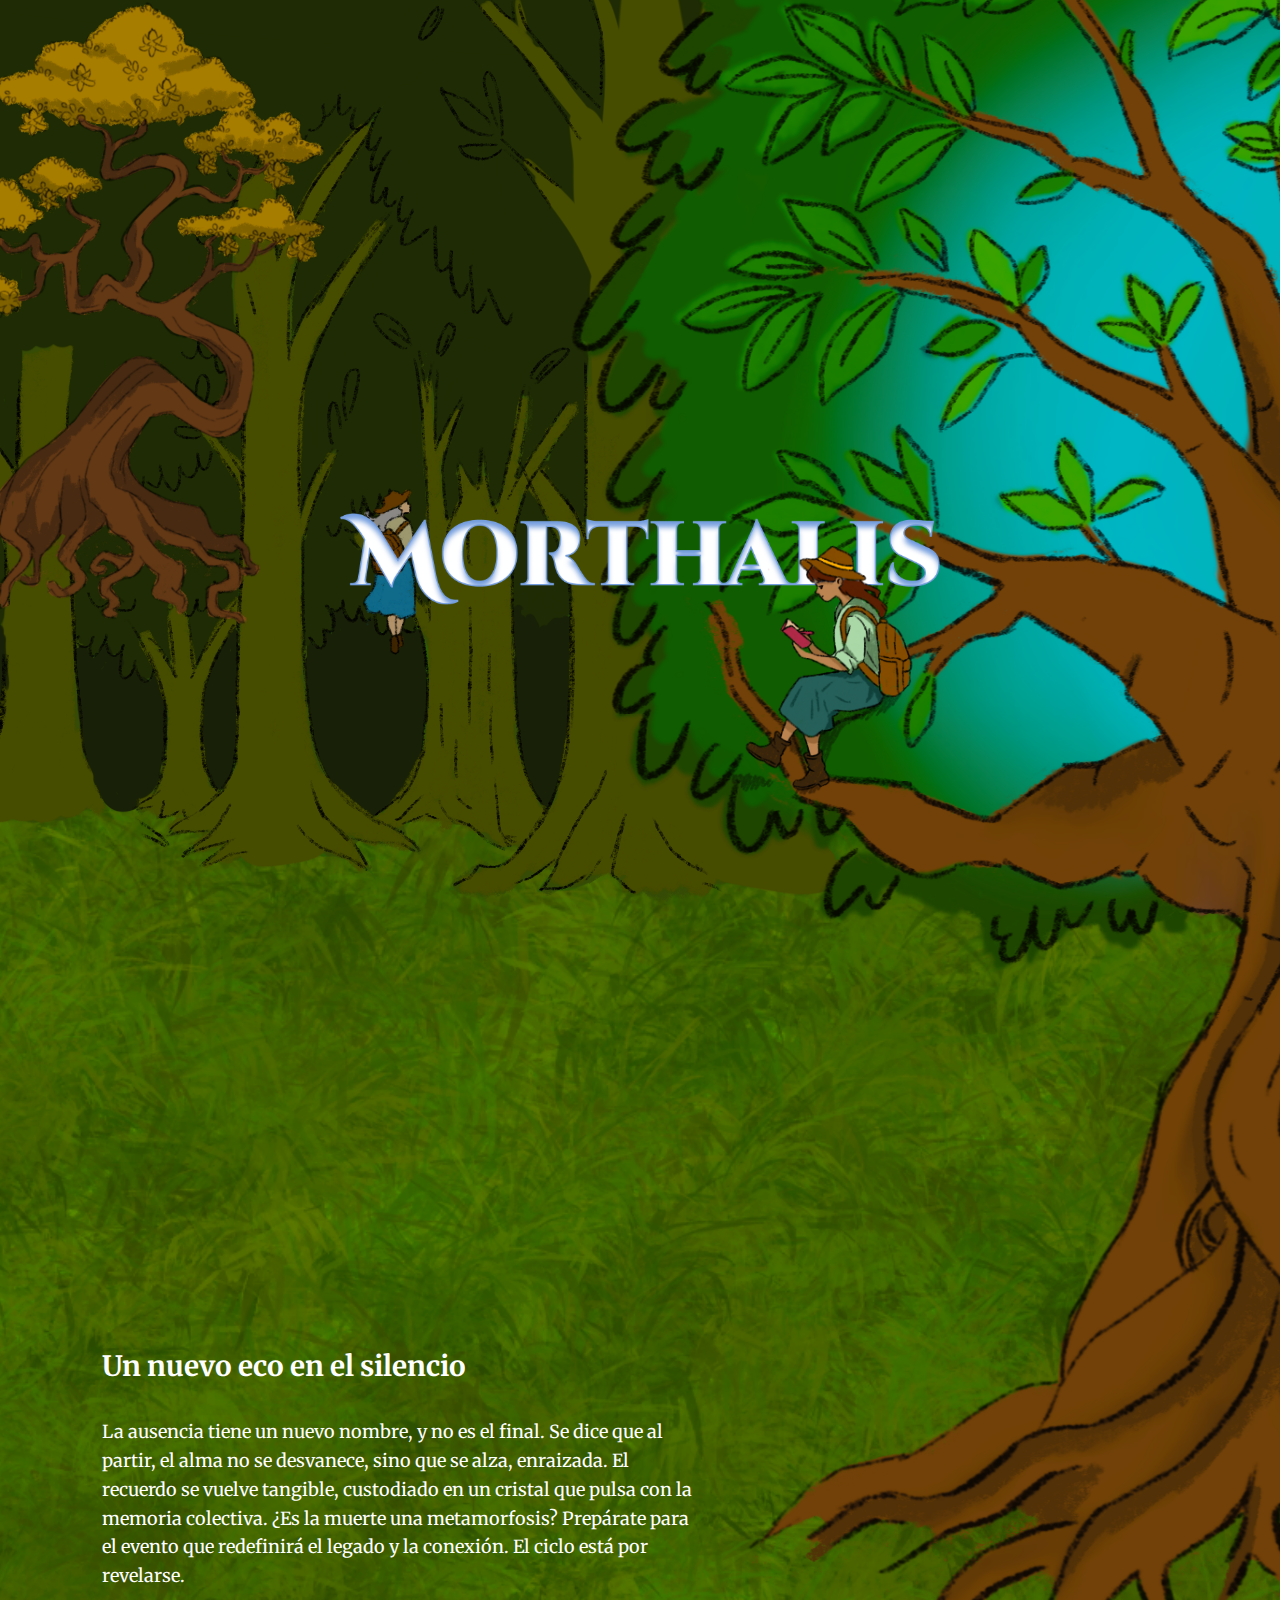
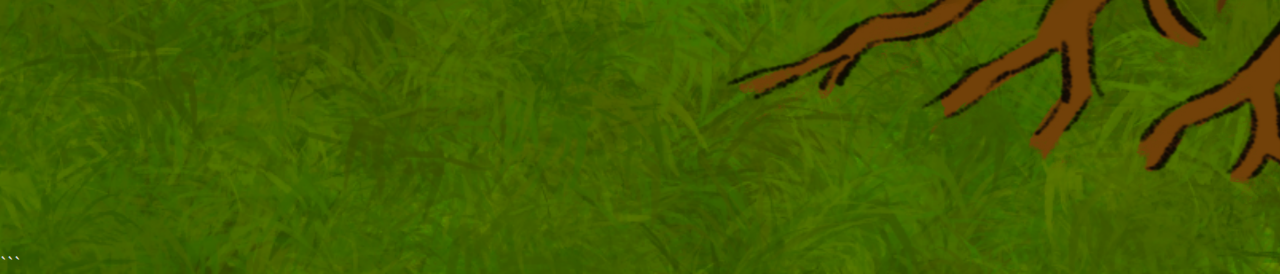
<file: web09/index.html>
<!doctype html>
<html lang="es">
<head>
  <meta charset="utf-8" />
  <meta name="viewport" content="width=device-width,initial-scale=1" />
  <title>Parallax Storytelling — Demo</title>
  <link href="https://fonts.googleapis.com/css2?family=Cinzel+Decorative:wght@900&family=Merriweather:ital,wght@0,300;0,700;1,300&display=swap" rel="stylesheet">
  <style>
    :root{
      --bg:#0b0b0f;
      --muted:#d6d6d8;
    }
    html, body {
      min-height: 100%;
      margin: 0;
      font-family: 'Merriweather', serif;
      background-color: var(--bg);
      background-image: 
        url("img/pasto-recortado.png"),
        url("img/pasto-recortado.png");
      background-repeat: 
        no-repeat,
        repeat-y;
      background-position: 
        center top,
        center top;
      background-size: 
        cover,
        cover;
      color: var(--muted);
    }

    .container { position:relative; width:100%; overflow:visible; }

    .stage {
      position: relative;
      min-height: 120vh;
      overflow: hidden;
      display: flex;
      align-items: flex-start;
      justify-content: center;
      text-align: center;
      flex-direction: column;
    }

    .parallax-layer{
      position:absolute;
      top:0;
      left:50%;
      transform:translateX(-50%);
      will-change:transform;
      pointer-events:none;
      width:100vw;
      height:auto;
      min-height:100%;
      max-width:none;
      object-fit:cover;
    }

    #layer-moon {
      position:absolute;
      top:0;
      left:0;
      width:100%;
      height:200vh;
      pointer-events:none;
      z-index: 0;
      background-image: url("img/arbolesfondo-solo.png");
      background-repeat: repeat-x;
      background-size: auto auto;
      background-position: top center;
    }

    #layer-forest{ z-index:100; }

    #layer-brilloraices{
      z-index:101;
      opacity:0;
      transition: opacity 1.5s ease-in-out;
    }
    #layer-brilloraices.visible{ opacity:1; }

    .layer-title{
      position:relative;
      z-index:102;
      width:clamp(200px, 60vw, 600px);
      margin:6vh auto 1rem;
      display:block;
    }

    section.story {
      position: relative;
      z-index: 2;
      min-height: 70vh;
      padding: 8vh 8vw;
      display: flex;
      align-items: flex-start;
      justify-content: center;
      flex-direction: column;
      text-align: left;
    }

    section.story h2 {
      font-size: clamp(18px, 4vw, 28px);
      margin-bottom: 1rem;
      color: #fff;
    }

    section.story p {
      font-size: clamp(14px, 2.5vw, 18px);
      line-height: 1.6;
      color: #fff;
    }
    section.story h2,
    section.story p { max-width: 600px; margin-left: 0vw; }

    .parallax-descendiente {
      position: absolute;
      left: 50%;
      top: 0;
      transform: translateX(-50%);
      width: clamp(260px, 70vw, 2000px);
      z-index: 102;
      pointer-events: none;
    }

    /* Tablets */
    @media (max-width: 768px) {
      .stage { min-height: 160vh; }
      section.story { min-height: 90vh; }
    }

    /* Móviles chicos */
    @media (max-width: 480px) {
      .stage { min-height: 200vh; }
      section.story { min-height: 100vh; }
    }
  </style>
</head>
<body>
  <div class="container">
    <div class="stage" id="stage">
      <div id="layer-moon"></div>
      <img class="parallax-layer" id="layer-clouds" src="img/arbol-amarillo.png" alt="nubes" />
      <img class="parallax-layer" id="layer-mountains" src="img/selen.png" alt="montañas" />
      <img class="layer-title" id="layer-foreground" src="img/morthalis.png" alt="Título gráfico" />
    </div>

    <!-- Árbol y overlay brilloraices -->
    <img class="parallax-layer" id="layer-forest" src="img/arbol.png" alt="bosque" />
    <img class="parallax-layer" id="layer-brilloraices" src="img/brilloraices.png" alt="brilloraices" />

    <!-- Personaje descendiente -->
    <img class="parallax-descendiente" id="layer-descendiente" src="img/descendiente.png" alt="descendiente" />

    <section id="chapter1" class="story">
      <h2 class="subtitulo">Un nuevo eco en el silencio</h2>
      <p class="parrafo">
       La ausencia tiene un nuevo nombre, 
       y no es el final. Se dice que al partir, 
       el alma no se desvanece, sino que se alza, enraizada. 
       El recuerdo se vuelve tangible, custodiado en un cristal que pulsa con la memoria colectiva. 
       ¿Es la muerte una metamorfosis? Prepárate para el evento que redefinirá el legado y la conexión. 
       El ciclo está por revelarse.
      </p>
    </section>
  </div>

  <script>
    const layers = [
      {el: document.getElementById('layer-clouds'), speed: 0.33},
      {el: document.getElementById('layer-mountains'), speed: 0.45}
    ];

    const moonLayer = document.getElementById('layer-moon');
    const forest = document.getElementById('layer-forest');
    const brilloraices = document.getElementById('layer-brilloraices');
    const descendiente = document.getElementById('layer-descendiente');
    const chapter1 = document.getElementById('chapter1');

    let latestKnownScrollY = 0, ticking = false;

    // Ajuste horizontal opcional
    const offsetX = 0;

    function onScroll(){
      latestKnownScrollY = window.scrollY || window.pageYOffset;
      if(!ticking){ requestAnimationFrame(update); }
      ticking = true;
    }

    function clamp(v, a, b){ return Math.max(a, Math.min(b, v)); }

    function update(){
      const y = latestKnownScrollY;

      // fondo repetido (moon)
      moonLayer.dataset.scrollY = y * 0.22;
      moonLayer.style.backgroundPositionY = `${moonLayer.dataset.scrollY}px`;

      // capas normales
      layers.forEach(layer=>{
        const factor = layer.speed;
        const translate = y * factor;
        layer.el.dataset.scrollY = translate;
        layer.el.style.transform = `translateX(-50%) translateY(${translate}px)`;
      });

      // Árbol + brilloraices
      if(forest && chapter1){
        const limite = chapter1.offsetTop - window.innerHeight * 0.9;
        const offset = Math.min(y, limite);
        forest.style.transform = `translateX(-50%) translateY(${offset}px)`;

        if(brilloraices){
          brilloraices.style.transform = `translateX(-50%) translateY(${offset}px)`;
          if(y > limite * 0.7){
            brilloraices.classList.add("visible");
          } else {
            brilloraices.classList.remove("visible");
          }
        }

        // Descendiente vinculado a un % de la altura del árbol
        if(descendiente){
          const forestHeight = forest.clientHeight;
          const targetY = forestHeight * 0.2; // 👈 cambia el 0.7 para moverlo
          descendiente.style.transform =
            `translateX(calc(-50% + ${offsetX}px)) translateY(${offset + targetY}px)`;
        }
      }

      ticking = false;
    }

    window.addEventListener('scroll', onScroll, {passive:true});

    // --- Parallax con mouse ---
    const cloudsLayer = document.getElementById("layer-clouds");
    const mountainsLayer = document.getElementById("layer-mountains");

    const moveFactorX = 0.02;
    const moveFactorY = 0.04;

    window.addEventListener("mousemove", e => {
      const x = (e.clientX / window.innerWidth) - 0.5;
      const y = (e.clientY / window.innerHeight) - 0.5;

      // Moon
      const moonScrollY = parseFloat(moonLayer.dataset.scrollY || 0);
      const moonTranslateX = x * moveFactorX * 200;
      const moonTranslateY = y * moveFactorY * 200;
      moonLayer.style.backgroundPosition =
        `${50 + moonTranslateX}% ${moonScrollY + moonTranslateY}px`;

      // Clouds
      const cloudsScrollY = parseFloat(cloudsLayer.dataset.scrollY || 0);
      const cloudsTranslateY = y * moveFactorY * 80;
      const cloudsTranslateX = Math.min(0, x * moveFactorX * 200);
      cloudsLayer.style.transform =
        `translateX(calc(-50% + ${cloudsTranslateX}px)) translateY(${cloudsScrollY + cloudsTranslateY}px)`;

      // Mountains
      const mountainsScrollY = parseFloat(mountainsLayer.dataset.scrollY || 0);
      const mTranslateX = x * moveFactorX * -500;
      const mTranslateY = y * moveFactorY * 500;
      mountainsLayer.style.transform =
        `translateX(calc(-50% + ${mTranslateX}px)) translateY(${mountainsScrollY + mTranslateY}px)`;
    });
  </script>
</body>
</html>
```
</file>
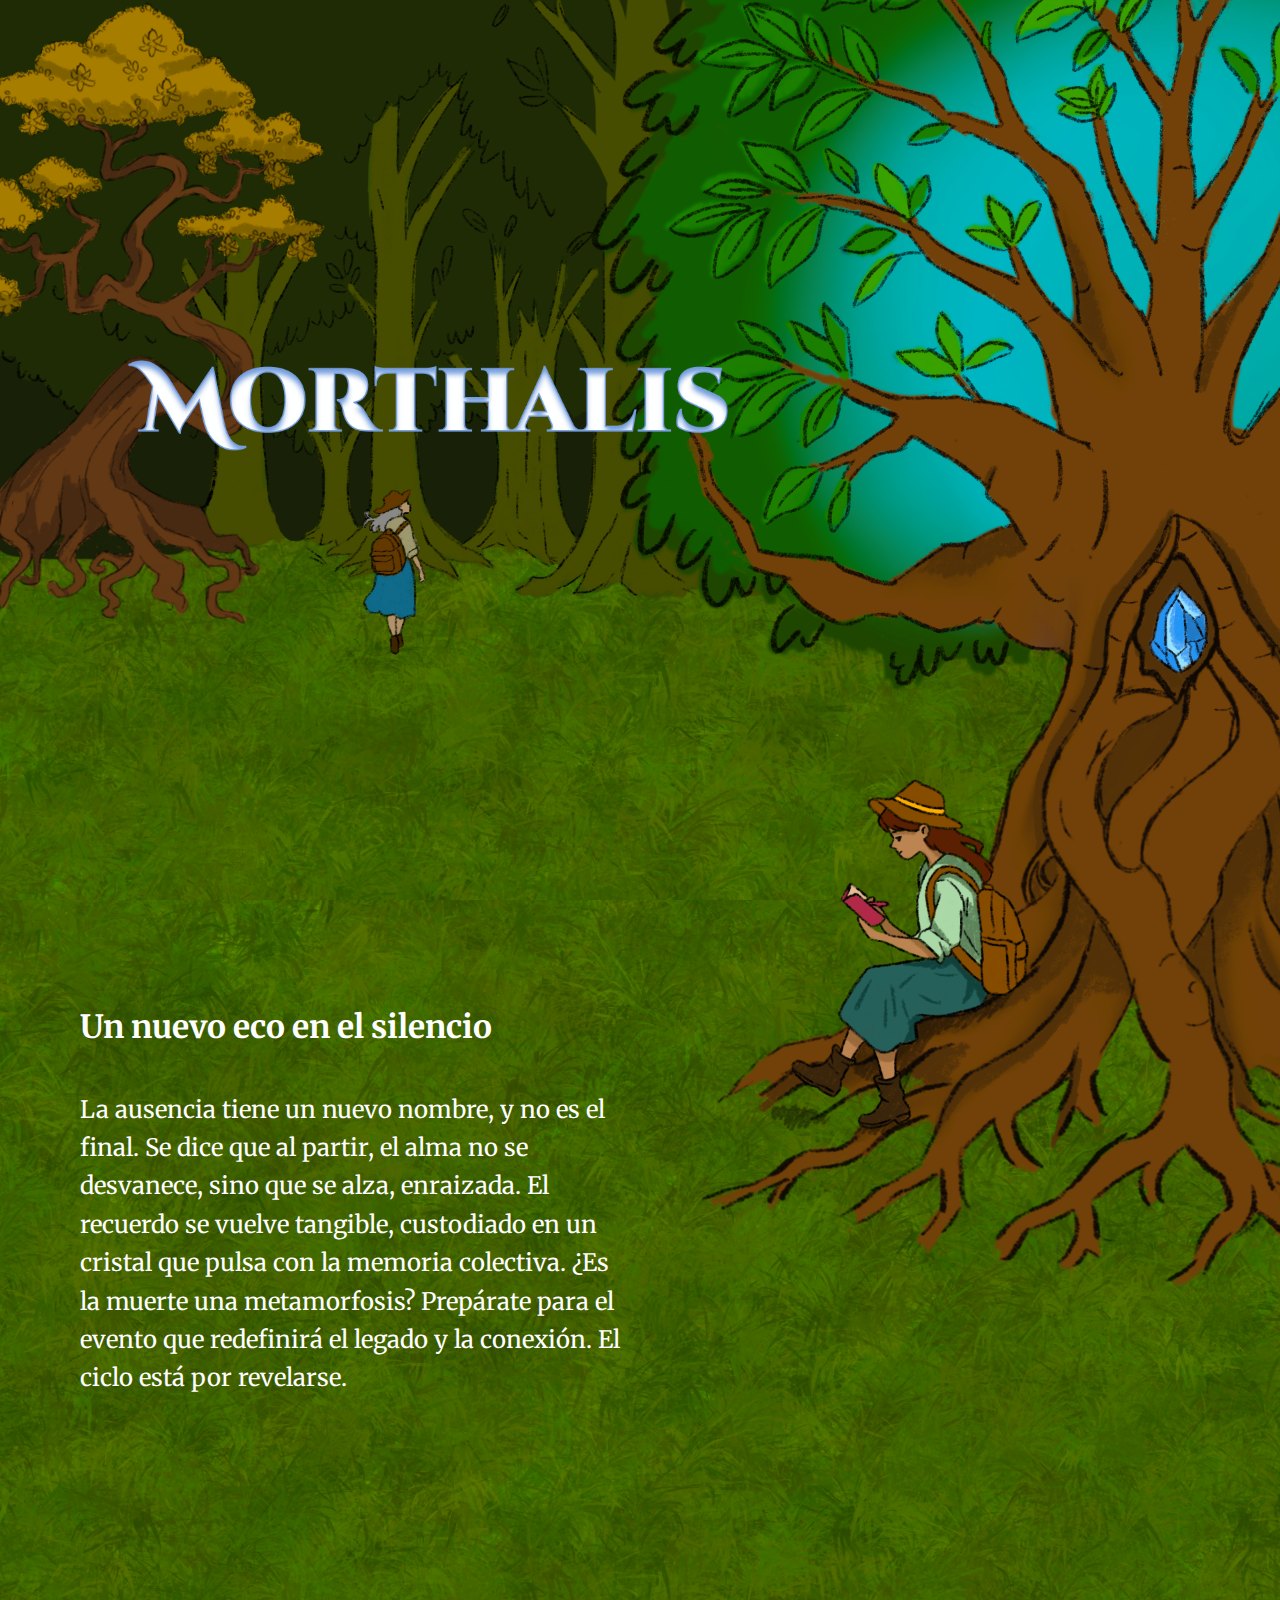
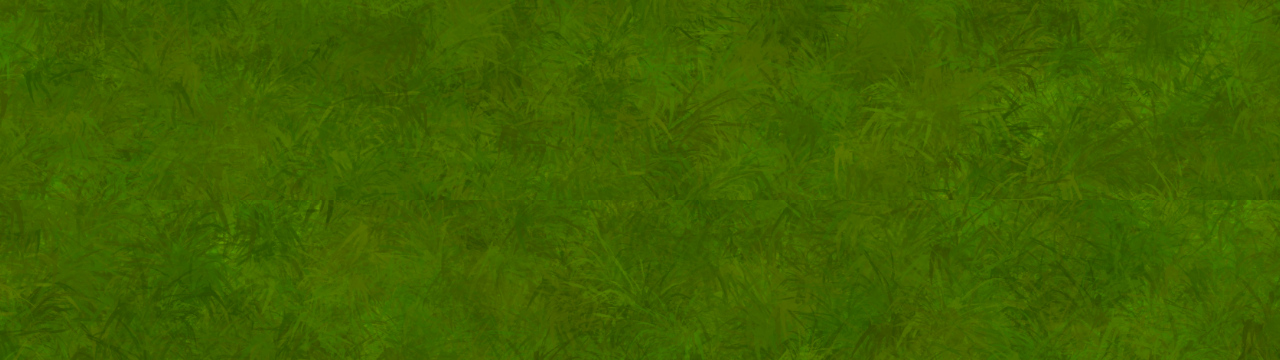
<file: web10/index.html>
<!doctype html>
<html lang="es">
<head>
  <meta charset="utf-8" />
  <meta name="viewport" content="width=device-width,initial-scale=1" />
  <title>Parallax Storytelling — Fijo + Mouse</title>
  <link href="https://fonts.googleapis.com/css2?family=Cinzel+Decorative:wght@900&family=Merriweather:ital,wght@0,300;0,700;1,300&display=swap" rel="stylesheet">
  <style>
    :root{
      --bg:#0b0b0f;
      --muted:#d6d6d8;
    }
    html, body {
      height: 100%;
      margin: 0;
      width: 100%;
      max-width: 100%;
      font-family: 'Merriweather', serif;
      background-color: var(--bg);
      background-image: url("img/pasto-recortado.png"), url("img/pasto-recortado.png");
      background-repeat: no-repeat, repeat-y;
      background-position: center top, center top;
      background-size: cover, cover;
      color: var(--muted);
    }

    img, .parallax-layer, .parallax-descendiente, .layer-title {
      max-width: 100%;
      height: auto;
    }

    .container { position:relative; width:100%; margin:0 auto; }

    .stage {
      position: relative;
      height: 100vh;
      overflow: hidden;
      display: flex;
      align-items: flex-start;
      justify-content: center;
      text-align: center;
      flex-direction: column;
    }

    /* Morthalis (título gráfico) */
    .layer-title{ 
      position:absolute;
      z-index:102; 
      width:600px; 
      top:40%;    /* más arriba */
      left:10%;   /* más a la izquierda */
      transform:none; 
    }

    .parallax-layer,
    .parallax-descendiente,
    #layer-moon {
      position: absolute;
      top: 0;
      left: 50%;
      transform: translateX(-50%);
      pointer-events: none;
    }

    .parallax-layer {
      width:100%;
      height:auto;
      max-width:none;
    }

    #layer-moon {
      width: 100%;
      height: 100vh;
      background-size: cover;
      background-image: url("img/arbolesfondo-solo.png");
      background-repeat: repeat-x;
      background-position: top center;
      z-index: 0;
    }

    #layer-forest{ z-index:100; }

    #layer-brilloraices{
      z-index:101;
      opacity:0;
      transition: opacity 1.5s ease-in-out;
    }
    #layer-brilloraices.visible{ opacity:1; }

    section.story {
      min-height: 100vh;
      height: auto;
      position: relative;
      z-index: 2;
      padding: 80px;
      display: flex;
      flex-direction: column;
      text-align: left;
    }

    section.story h2 {
      font-size: 32px;
      margin-bottom: 20px;
      color: #fff;
    }

    section.story p {
      font-size: 24px;
      line-height: 1.6;
      color: #fff;
      max-width: 550px;
    }

    .parallax-descendiente {
      width: 150px;
      z-index: 103;
    }

    #layer-forest, #layer-brilloraices, #layer-descendiente { 
      width:100%;
      max-width:1920px; 
      height:auto; 
    }

/* --- Ajustes específicos para móviles --- */
@media (max-width: 768px) {
  /* Fondo ocupa todo el ancho */
  #layer-moon {
    position: absolute;
    top: 0;
    left: 80%;             /* centro horizontal del viewport */
    transform: translateX(-50%); /* ajusta el centro */
    width: 180vw;           /* ancho total del viewport */
    height: 140vh;          /* más altura */
    background-size: cover; 
    background-repeat: no-repeat;
    background-position: center top; /* mantiene la parte superior visible */
  }

  /* Árbol amarillo un poco más abajo y más grande */
  #layer-clouds {
        left: 75%;             /* centro horizontal del viewport */
    transform: translateX(-50%) translateY(280px) !important;
    width: 150%;      /* agrandado */
    max-width: none;
    height: auto;
  }

  /* Selen centrado en X y más grande */
  #layer-mountains {
    left: 85% !important;            /* centrado horizontal */
    transform: translateX(-50%) translateY(180px) !important;
    width: 200%;                      /* agrandado */
    max-width: none;
    height: auto;
  }

  /* Título gráfico */
  .layer-title {
    top: 45%;
    left: 50%;
    transform: translateX(-50%) translateY(-200px) !important;; /* centrado horizontal */
    width: 80%;
    max-width: 350px;
  }

  /* Texto más compacto */
  section.story {
    padding: 40px 20px;
    text-align: center;
  }

  section.story h2 {
    font-size: 24px;
  }

  section.story p {
    font-size: 18px;
    max-width: 100%;
  }


    /* Árbol principal */
  #layer-forest {
    left: 50%;                 /* centrar horizontalmente */
    transform: translateX(-50%) translateY(1000px); /* bajarlo */
    width: 180%;               /* agrandarlo */
    max-width: none;
    height: auto;
  }

    /* Overlay brilloraices */
  #layer-brilloraices {
    left: 50%;
    transform: translateX(-50%) translateY(1000px); /* mismo desplazamiento que el árbol */
    width: 180%;               /* igual tamaño que el árbol */
    max-width: none;
    height: auto;
  }

  /* Personaje descendiente también se ajusta si quieres que siga al árbol */
  #layer-descendiente {
    left: 50%;
    transform: translateX(-50%) translateY(1000px); /* un poco más abajo */
    width: 180%;    
   max-width: none;
    height: auto;
  }
}

  </style>
</head>
<body>
  <div class="container">
    <div class="stage" id="stage">
      <div id="layer-moon"></div>
      <img class="parallax-layer" id="layer-clouds" src="img/arbol-amarillo.png" alt="nubes" />
      <img class="parallax-layer" id="layer-mountains" src="img/selen.png" alt="montañas" />
      <img class="layer-title" id="layer-foreground" src="img/morthalis.png" alt="Título gráfico" />
    </div>

    <!-- Árbol y overlay brilloraices -->
    <img class="parallax-layer" id="layer-forest" src="img/arbol.png" alt="bosque" />
    <img class="parallax-layer" id="layer-brilloraices" src="img/brilloraices.png" alt="brilloraices" />

    <!-- Personaje descendiente -->
    <img class="parallax-descendiente" id="layer-descendiente" src="img/descendiente.png" alt="descendiente" />

    <section id="chapter1" class="story">
      <h2 class="subtitulo">Un nuevo eco en el silencio</h2>
      <p class="parrafo">
       La ausencia tiene un nuevo nombre, 
       y no es el final. Se dice que al partir, 
       el alma no se desvanece, sino que se alza, enraizada. 
       El recuerdo se vuelve tangible, custodiado en un cristal que pulsa con la memoria colectiva. 
       ¿Es la muerte una metamorfosis? Prepárate para el evento que redefinirá el legado y la conexión. 
       El ciclo está por revelarse.
      </p>
    </section>
  </div>

<script>
  const layers = [
    {el: document.getElementById('layer-clouds'), speed: 0.33},
    {el: document.getElementById('layer-mountains'), speed: 0.45}
  ];

  const moonLayer = document.getElementById('layer-moon');
  const forest = document.getElementById('layer-forest');
  const brilloraices = document.getElementById('layer-brilloraices');
  const descendiente = document.getElementById('layer-descendiente');
  const chapter1 = document.getElementById('chapter1');

  let latestKnownScrollY = 0, ticking = false;

  // proporciones para colocar descendiente en el árbol
  const ratioX = 0;  
  const ratioY = 0;  

  function onScroll(){
    latestKnownScrollY = window.scrollY || window.pageYOffset;
    if(!ticking){ requestAnimationFrame(update); }
    ticking = true;
  }

  function update(){
    const y = latestKnownScrollY;

    // fondo repetido
    moonLayer.dataset.scrollY = y * 0.22;
    moonLayer.style.backgroundPositionY = `${moonLayer.dataset.scrollY}px`;

    // capas normales
    layers.forEach(layer=>{
      const factor = layer.speed;
      const translate = y * factor;
      layer.el.dataset.scrollY = translate;
      layer.el.style.transform = `translateX(-50%) translateY(${translate}px)`;
    });

    if(forest && chapter1){
      const limite = chapter1.offsetTop - 800;
      const offset = Math.min(y, limite);
      forest.style.transform = `translateX(-50%) translateY(${offset}px)`;

      if(brilloraices){
        brilloraices.style.transform = `translateX(-50%) translateY(${offset}px)`;
        if(y > limite * 0.7){
          brilloraices.classList.add("visible");
        } else {
          brilloraices.classList.remove("visible");
        }
      }

      if(descendiente){
        const rect = forest.getBoundingClientRect();
        const ancho = rect.width;
        const alto = rect.height;
        const posX = (ancho * ratioX);
        const posY = (alto * ratioY);

        descendiente.style.transform =
          `translateX(calc(-50% + ${posX}px)) translateY(${offset + posY}px)`;
      }
    }

    ticking = false;
  }

  window.addEventListener('scroll', onScroll, {passive:true});
  window.addEventListener('resize', update);

  update();

  // --- Parallax con mouse ---
  const cloudsLayer = document.getElementById("layer-clouds");
  const mountainsLayer = document.getElementById("layer-mountains");

  const moveFactorX = 0.02;
  const moveFactorY = 0.04;

  window.addEventListener("mousemove", e => {
    const x = (e.clientX / window.innerWidth) - 0.5;
    const y = (e.clientY / window.innerHeight) - 0.5;

    // Moon
    const moonScrollY = parseFloat(moonLayer.dataset.scrollY || 0);
    const moonTranslateX = x * moveFactorX * 200;
    const moonTranslateY = y * moveFactorY * 200;
    moonLayer.style.backgroundPosition =
      `${50 + moonTranslateX}% ${moonScrollY + moonTranslateY}px`;

    // Clouds
    const cloudsScrollY = parseFloat(cloudsLayer.dataset.scrollY || 0);
    const cloudsTranslateY = y * moveFactorY * 80;
    const cloudsTranslateX = Math.min(0, x * moveFactorX * 200);
    cloudsLayer.style.transform =
      `translateX(calc(-50% + ${cloudsTranslateX}px)) translateY(${cloudsScrollY + cloudsTranslateY}px)`;

    // Mountains
    const mountainsScrollY = parseFloat(mountainsLayer.dataset.scrollY || 0);
    const mTranslateX = x * moveFactorX * -500;
    const mTranslateY = y * moveFactorY * 500;
    mountainsLayer.style.transform =
      `translateX(calc(-50% + ${mTranslateX}px)) translateY(${mountainsScrollY + mTranslateY}px)`;
  });
</script>
</body>
</html>
</file>
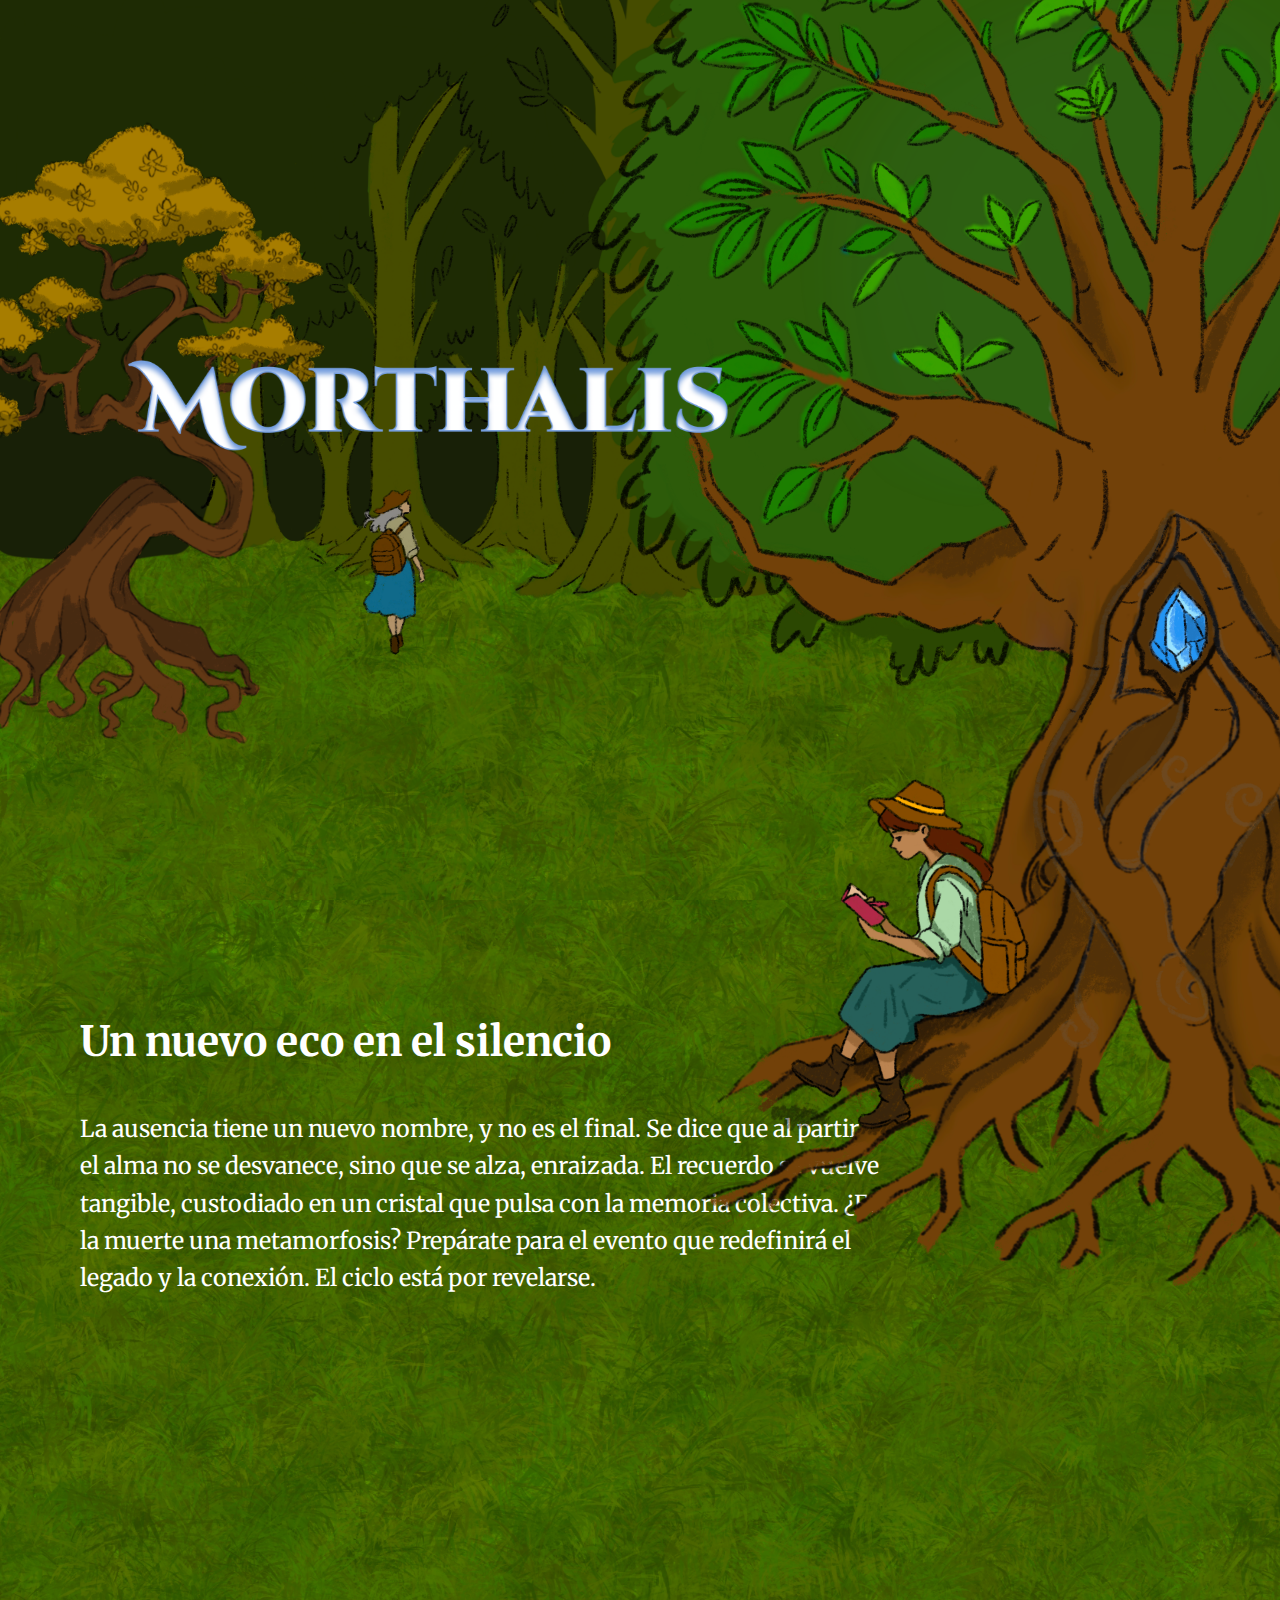
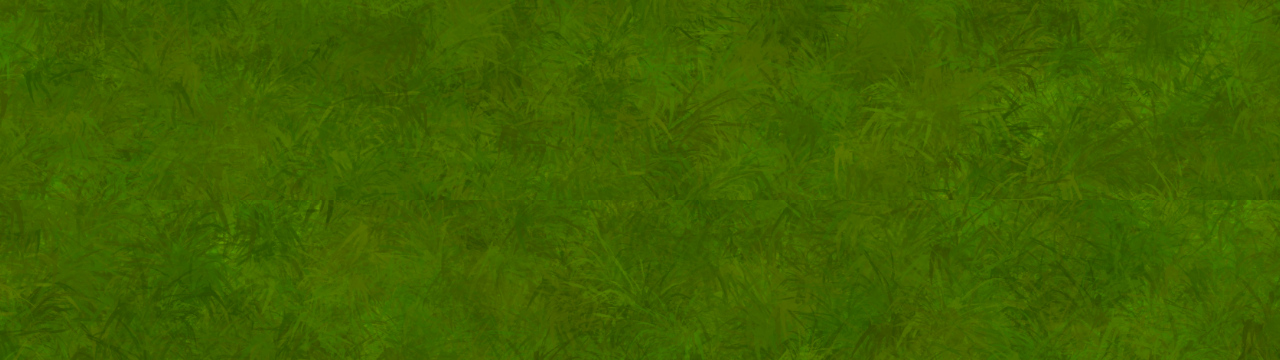
<file: web11/index.html>
<!doctype html>
<html lang="es">
<head>
  <meta charset="utf-8" />
  <meta name="viewport" content="width=device-width,initial-scale=1" />
  <title>web principal</title>
  <link href="https://fonts.googleapis.com/css2?family=Cinzel+Decorative:wght@900&family=Merriweather:ital,wght@0,300;0,700;1,300&display=swap" rel="stylesheet">
  <style>
    :root{ --bg:#0b0b0f; --muted:#d6d6d8; }
    html, body {
      height: 100%; margin: 0; width: 100%; max-width: 100%;
      font-family: 'Merriweather', serif;
      background-color: var(--bg);
      background-image: url("img/pasto-recortado.png"), url("img/pasto-recortado.png");
      background-repeat: no-repeat, repeat-y;
      background-position: center top, center top;
      background-size: cover, cover;
      color: var(--muted);
    }

    img, .parallax-fotos, .parallax-descendiente, .titulo {
      max-width: 100%; height: auto;
    }

    .contenedor{ position:relative; width:100%; margin:0 auto; }
    .escenario {
      position: relative; height: 100vh; overflow: hidden;
      display: flex; align-items: flex-start; justify-content: center;
      text-align: center; flex-direction: column;
    }

    .titulo{ position:absolute; z-index:102; width:600px; top:40%; left:10%; transform:none; }

    .parallax-fotos, .parallax-descendiente, #arbolesfondo-solo {
      position: absolute; top: 0; left: 50%; transform: translateX(-50%);
      pointer-events: none;
    }
    .parallax-fotos{ width:100%; height:auto; max-width:none; }

    #arbolesfondo-solo {
      width: 100%; height: 100vh;
      background-size: cover;
      background-image: url("img/arbolesfondo-solo.png");
      background-repeat: repeat-x; background-position: top center;
      z-index: 0;
    }

    #hojasarbol{z-index:98;} #layer-brilloramas{z-index:99;}
    #ramas{z-index:100;} #layer-brilloraices{z-index:101;}
    #layer-descendiente{z-index:103;}

    #hojasarbol, #layer-brilloramas, #ramas,
    #layer-brilloraices, #layer-descendiente {
      position: absolute; top:0; left:50%; transform:translateX(-50%);
      width:100%; max-width:1920px; height:auto;
      will-change: transform, opacity;
    }

    /* --- Brillos --- */
    #layer-brilloramas { animation: twinkle 4s infinite ease-in-out; opacity:0.05; }
    @keyframes twinkle { 0%,100%{opacity:0.05;} 50%{opacity:1;} }

    /* Base */
    #layer-brilloraices.base {
      opacity:0.1;
      animation: glowBase 6s infinite ease-in-out;
    }
    @keyframes glowBase { 0%,100%{opacity:0.1;} 50%{opacity:0.3;} }

    /* Active */
    #layer-brilloraices.active {
      animation: glowActive 4s infinite ease-in-out;
    }
    @keyframes glowActive { 0%,100%{opacity:0.5;} 50%{opacity:1;} }

    section.historia {
      min-height: 100vh; padding: 80px; z-index: 2;
      display: flex; flex-direction: column; text-align: left;
    }

    /* 🔹 Texto fluido */
section.historia h2 { 
  font-size: clamp(28px, 2vw + 1rem, 64px); 
  margin-bottom: 20px; 
  color: #fff; 
}
section.historia p { 
  font-size: clamp(16px, 1.2vw + 0.5rem, 28px); 
  line-height:1.6; 
  color:#fff; 
  max-width:800px; 
}

    @media (max-width: 768px) {
      #arbolesfondo-solo{ left:80%; width:180vw; height:140vh; background-size:cover; background-repeat:no-repeat; background-position:center top; }
      #arbol-amarillo{ left:75%; transform:translateX(-50%) translateY(280px)!important; width:150%; }
      #selen{ left:85%!important; transform:translateX(-50%) translateY(180px)!important; width:200%; }
      .titulo{ top:45%; left:50%; transform:translateX(-50%) translateY(-200px)!important; width:80%; max-width:350px; }
      section.historia{ padding:40px 20px; text-align:center; }
      section.historia h2{ font-size: clamp(18px, 5vw, 28px); }
      section.historia p{ font-size: clamp(14px, 4vw, 20px); max-width:100%; }
      #hojasarbol,#layer-brilloramas,#ramas,#layer-brilloraices,#layer-descendiente {
        transform:translateX(-50%) translateY(1000px); width:180%;
      }
    }
  </style>
</head>
<body>
  <div class="contenedor">
    <div class="escenario" id="escenario">
      <div id="arbolesfondo-solo"></div>
      <img class="parallax-fotos" id="arbol-amarillo" src="img/arbol-amarillo.png" alt="árbol amarillo" />
      <img class="parallax-fotos" id="selen" src="img/selen.png" alt="selen" />
      <img class="titulo" id="titulo-morthalis" src="img/morthalis.png" alt="Título gráfico" />
    </div>

    <img class="parallax-fotos" id="hojasarbol" src="img/hojasarbol.png" alt="hojas del árbol" />
    <img class="parallax-fotos" id="layer-brilloramas" src="img/brilloramas.png" alt="brillo ramas" />
    <img class="parallax-fotos" id="ramas" src="img/arbolramas.png" alt="ramas del árbol" />
    <img class="parallax-fotos base" id="layer-brilloraices" src="img/brilloraices.png" alt="brilloraices" />
    <img class="parallax-descendiente" id="layer-descendiente" src="img/descendiente.png" alt="descendiente" />

    <section id="capitulo1" class="historia">
      <h2 class="subtitulo">Un nuevo eco en el silencio</h2>
      <p class="parrafo">
       La ausencia tiene un nuevo nombre, 
       y no es el final. Se dice que al partir, 
       el alma no se desvanece, sino que se alza, enraizada. 
       El recuerdo se vuelve tangible, custodiado en un cristal que pulsa con la memoria colectiva. 
       ¿Es la muerte una metamorfosis? Prepárate para el evento que redefinirá el legado y la conexión. 
       El ciclo está por revelarse.
      </p>
    </section>
  </div>

<script>
  const capas = [
    {el: document.getElementById('arbol-amarillo'), speed: 0.33},
    {el: document.getElementById('selen'), speed: 0.45}
  ];
  const arbolesfondo = document.getElementById('arbolesfondo-solo');
  const hojas = document.getElementById('hojasarbol');
  const brilloramas = document.getElementById('layer-brilloramas');
  const ramas = document.getElementById('ramas');
  const brilloraices = document.getElementById('layer-brilloraices');
  const descendiente = document.getElementById('layer-descendiente');
  const capitulo1 = document.getElementById('capitulo1');

  let scrollActual = 0, actualizando = false;
  const porcentajeActivacion = 0.5;

  const descendientePosicion = 0;
  const arbolAmarilloPosicion = 120;

  function getScrollPercent(){
    const scrollY = window.scrollY||window.pageYOffset;
    const doc=document.documentElement;
    const h=Math.max(doc.scrollHeight,doc.offsetHeight,doc.clientHeight);
    const winH=window.innerHeight||doc.clientHeight;
    return scrollY/Math.max(1, (h-winH));
  }

  function onScroll(){
    scrollActual = window.scrollY||window.pageYOffset;
    if(!actualizando) requestAnimationFrame(update);
    actualizando = true;
    revisarBrilloraices();
  }

  function update(){
    const y = scrollActual;
    // mueve fondo arboles
    arbolesfondo.dataset.scrollY = y*0.22;
    arbolesfondo.style.backgroundPositionY = `${arbolesfondo.dataset.scrollY}px`;

    // mueve capas
    capas.forEach(l=>{
      const t = y * l.speed;
      l.el.dataset.scrollY = t;
      let offset = t;
      if (l.el.id === "arbol-amarillo") offset += arbolAmarilloPosicion;
      l.el.style.transform = `translateX(-50%) translateY(${offset}px)`;
    });

    if (capitulo1) {
      const limite = capitulo1.offsetTop - 800;
      const offset = Math.min(y, limite);

      [hojas, brilloramas, ramas, brilloraices].forEach(l=>{
        if (l) l.style.transform = `translateX(-50%) translateY(${offset}px)`;
      });

      if (descendiente) {
        descendiente.style.transform = `translateX(-50%) translateY(${offset + descendientePosicion}px)`;
      }
    }

    actualizando = false;
  }

  function setBase(){
    if (!brilloraices) return;
    brilloraices.classList.remove('active');
    if (!brilloraices.classList.contains('base')) brilloraices.classList.add('base');
  }
  function setActive(){
    if (!brilloraices) return;
    brilloraices.classList.remove('base');
    if (!brilloraices.classList.contains('active')) brilloraices.classList.add('active');
  }

  function revisarBrilloraices(){
    const percent = getScrollPercent();
    if (percent >= porcentajeActivacion) setActive();
    else setBase();
  }

  window.addEventListener('scroll', onScroll, { passive: true });
  window.addEventListener('resize', ()=>{ update(); revisarBrilloraices(); });

  if (brilloraices && !brilloraices.classList.contains('base') && !brilloraices.classList.contains('active')) {
    brilloraices.classList.add('base');
  }
  update();
  revisarBrilloraices();

  const arbolAmarillo = document.getElementById("arbol-amarillo");
  const selen = document.getElementById("selen");

  // Movimiento con mouse
  window.addEventListener("mousemove", e=>{
    const x = (e.clientX/window.innerWidth) - 0.5;
    const y = (e.clientY/window.innerHeight) - 0.5;

    const fondoScrollY = parseFloat(arbolesfondo.dataset.scrollY||0);

    // 🔹 Solo izquierda en X: nunca valores positivos
    let offsetX = x * 30;
    if(offsetX > 0) offsetX = 0;   // no se mueve a la derecha
    if(offsetX < -50) offsetX = -50; // límite a la izquierda
    // 🔹 En Y solo baja
    const offsetY = fondoScrollY + Math.min(0, y * 0.04 * 100);

    arbolesfondo.style.backgroundPosition = `${offsetX}px ${offsetY}px`;

    const arbolAmarilloScrollY = parseFloat(arbolAmarillo.dataset.scrollY||0);
    arbolAmarillo.style.transform = `translateX(calc(-50% + ${x * 15}px)) translateY(${arbolAmarilloScrollY + arbolAmarilloPosicion + y * 0.04 * 40}px)`;

    const selenScrollY = parseFloat(selen.dataset.scrollY||0);
    selen.style.transform = `translateX(calc(-50% + ${x * -60}px)) translateY(${selenScrollY + y * 0.04 * 200}px)`;
  });
</script>
</body>
</html>
</file>
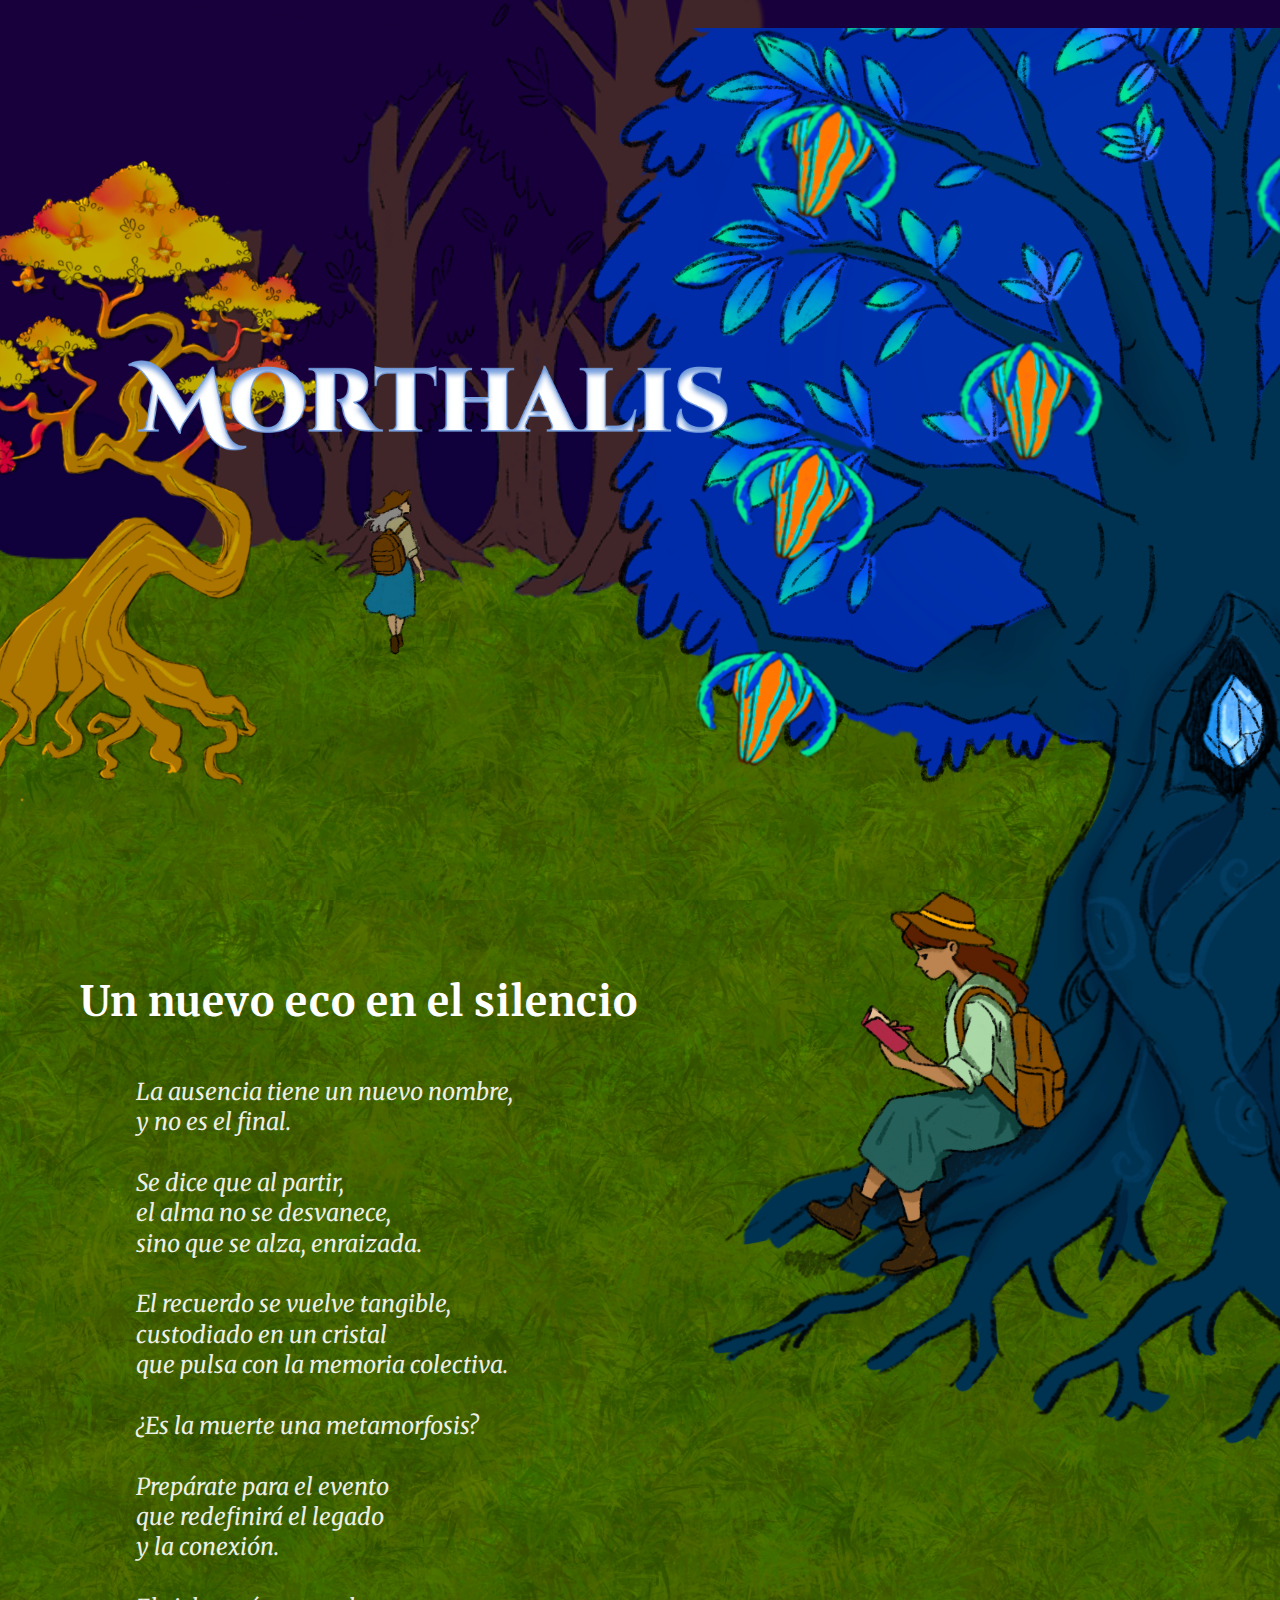
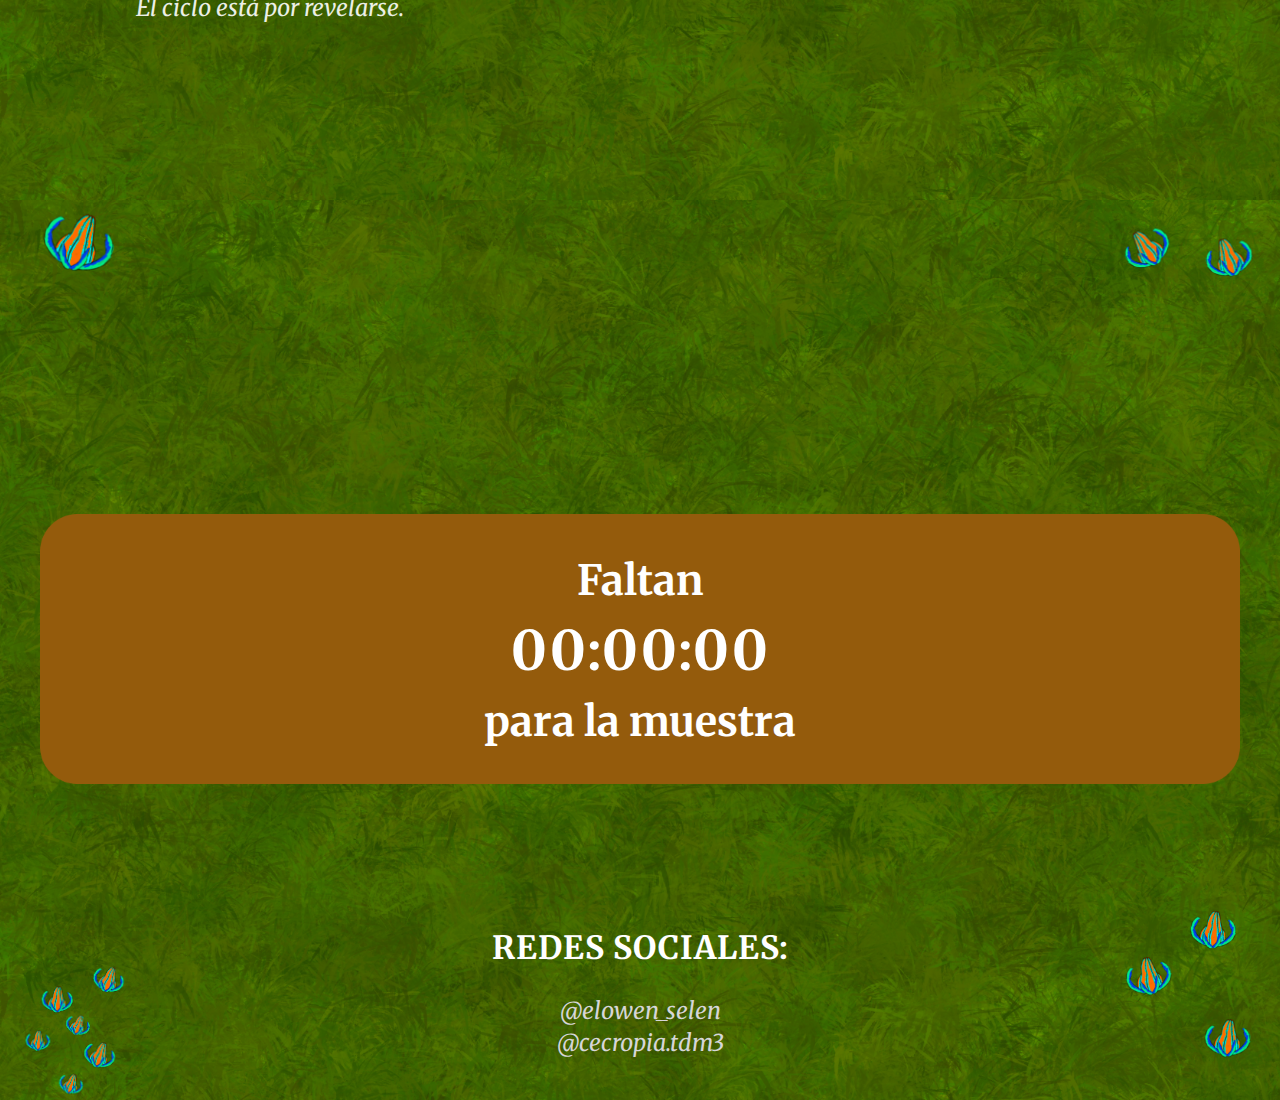
<file: web12/index.html>
<!doctype html>
<html lang="es">
<head>
  <meta charset="utf-8" />
  <meta name="viewport" content="width=device-width,initial-scale=1" />
  <title>web principal</title>
  <link href="https://fonts.googleapis.com/css2?family=Cinzel+Decorative:wght@900&family=Merriweather:ital,wght@0,300;0,700;1,300&display=swap" rel="stylesheet">
  <style>
    :root { --bg:#0b0b0f; --muted:#d6d6d8; }

    html, body {
      height: 100%;
      margin: 0;
      width: 100%;
      max-width: 100%;
      font-family: 'Merriweather', serif;
      background-color: var(--bg);
      background-image: url("img/pasto-recortado.png"), url("img/pasto-recortado.png");
      background-repeat: no-repeat, repeat-y;
      background-position: center top, center top;
      background-size: cover, cover;
      color: var(--muted);
    }

    img, .parallax-fotos, .parallax-descendiente, .titulo {
      max-width: 100%;
      height: auto;
      display: block;
    }

    .contenedor {
      position: relative;
      width: 100%;
      margin: 0 auto;
      overflow-x: hidden;
    }

    .escenario {
      position: relative;
      height: 100vh;
      overflow: hidden;
      display: flex;
      align-items: flex-start;
      justify-content: center;
      text-align: center;
      flex-direction: column;
    }

    .titulo {
      position: absolute;
      z-index: 102;
      width: 600px;
      top: 40%;
      left: 10%;
      transform: none;
    }

    .parallax-fotos, .parallax-descendiente, #arbolesfondo-solo {
      position: absolute;
      top: 0;
      left: 50%;
      transform: translateX(-50%);
      pointer-events: none;
    }

    .parallax-fotos { width: 100%; height: auto; max-width: none; }

    #arbolesfondo-solo {
      width: 100%;
      height: 100vh;
      background-size: cover;
      background-image: url("img/arbolesfondo-solo.png");
      background-repeat: repeat-x;
      background-position: top center;
      z-index: 0;
    }

    #hojasarbol { z-index: 98; }
    #layer-brilloramas { z-index: 99; }
    #ramas { z-index: 100; }
    #layer-brilloraices { z-index: 101; }
    #layer-frutos { z-index: 102; }
    #layer-descendiente { z-index: 103; }

    /* --- Brillos --- */
    #layer-brilloramas {
      animation: twinkle 4s infinite ease-in-out;
      opacity: 0.05;
    }
    @keyframes twinkle {
      0%,100% { opacity: 0.05; }
      50% { opacity: 1; }
    }

    /* --- Brillo raíces --- */
    #layer-brilloraices.base {
      opacity: 0.1;
      animation: glowBase 6s infinite ease-in-out;
    }
    @keyframes glowBase {
      0%,100% { opacity: 0.1; }
      50% { opacity: 0.3; }
    }

    #layer-brilloraices.active {
      opacity: 1;
      -webkit-mask-image: linear-gradient(to bottom, black 0%, black 100%);
      -webkit-mask-repeat: no-repeat;
      -webkit-mask-position: top left;
      -webkit-mask-size: 100% 0%;
      mask-image: linear-gradient(to bottom, black 0%, black 100%);
      mask-repeat: no-repeat;
      mask-position: top left;
      mask-size: 100% 0%;
      animation:
        revealBrilloraices 2.8s ease-out forwards,
        glowActive 6s infinite ease-in-out 2.8s;
    }

    @keyframes revealBrilloraices {
      0% { -webkit-mask-size: 100% 0%; mask-size: 100% 0%; }
      100% { -webkit-mask-size: 100% 100%; mask-size: 100% 100%; }
    }

    #layer-brilloraices.reverse {
      opacity: 1;
      -webkit-mask-image: linear-gradient(to bottom, black 0%, black 100%);
      -webkit-mask-repeat: no-repeat;
      -webkit-mask-position: top left;
      -webkit-mask-size: 100% 100%;
      mask-image: linear-gradient(to bottom, black 0%, black 100%);
      mask-repeat: no-repeat;
      mask-position: top left;
      mask-size: 100% 100%;
      animation: revealBrilloraicesReverse 2.8s ease-out forwards;
    }

    @keyframes revealBrilloraicesReverse {
      0% { -webkit-mask-size: 100% 100%; mask-size: 100% 100%; opacity: 1; }
      100% { -webkit-mask-size: 100% 0%; mask-size: 100% 0%; opacity: 0.1; }
    }

    @keyframes glowActive {
      0%,100% { opacity: 0.75; }
      50% { opacity: 1; }
    }

    section.historia {
      min-height: 100vh;
      padding: 40px 80px 80px 80px;
      z-index: 2;
      display: flex;
      flex-direction: column;
      text-align: left;
      align-items: flex-start;
      box-sizing: border-box;
      width: 100%;
      max-width: 100%;
    }

    section.historia h2 {
      font-size: clamp(28px, 2vw + 1rem, 64px);
      margin-bottom: 15px;
      color: #fff;
      letter-spacing: 1px;
      font-weight: 700;
    }

    section.historia p {
      font-size: clamp(16px, 1.2vw + 0.5rem, 28px);
      line-height: 1.3;
      color: #fff;
      max-width: 700px;
      white-space: pre-line;
      text-align: left;
      margin-left: 5%;
      margin-top: 5px;
      margin-bottom: 10px;
      font-style: italic;
      opacity: 0.9;
    }

    /* --- SECCIÓN BLOQUE --- */
    section.bloque {
      position: relative;
      width: 100%;
      max-width: 100%;
      min-height: 100vh;
      overflow: hidden;
      display: flex;
      justify-content: center;
      align-items: center;
      padding: 80px 0;
      box-sizing: border-box;
      background: transparent;
      color: #fff;
    }

    section.bloque img {
      position: absolute;
      height: auto;
      max-width: 1200px;
      object-fit: contain;
    }

    .bloqueweb {
      transform: translateX(-50%);
      left: 50%;
      top: -136px;
      position: relative;
    }

    .bloque-centro {
      position: relative;
      z-index: 6;
      width: 60%;
      max-width: 800px;
      margin: 0 auto;
      text-align: center;
    }

    .contador-box {
      position: absolute;
      top: 50%;
      left: 50%;
      transform: translate(-50%, -50%);
      z-index: 10;
      text-align: center;
      color: #ffff;
    }

    .contador-box h2 {
      margin: 0;
      font-size: clamp(18px, 2vw + 1rem, 48px);
      color: #ffff;
      font-weight: 700;
    }


    .contador {
  font-size: clamp(28px, 3vw + 1rem, 64px);
  font-weight: bold;
  letter-spacing: 2px;
  color: #ffff;
  margin: 10px 0;
  min-width: 220px;       /* 🔹 reserva espacio suficiente */
  white-space: nowrap;    /* 🔹 evita salto de línea */
  text-align: center;     /* 🔹 centrado estable */
}
    /* --- Redes Sociales fuera del bloqueweb --- */
    .redes-box {
      position: absolute;
      bottom: 40px;
      left: 50%;
      transform: translateX(-50%);
      text-align: center;
      z-index: 12;
    }
    .redes-titulo {
      margin-top: 40px;
      font-size: clamp(16px, 1.5vw + 0.8rem, 36px);
      color: #fff;
      font-weight: 700;
      text-transform: uppercase;
      letter-spacing: 1px;
    }

    .redes-texto {
      font-size: clamp(14px, 1.2vw + 0.5rem, 28px);
      color: #d6d6d8;
      margin-top: 10px;
      line-height: 1.4;
      white-space: pre-line;
      font-style: italic;
    }

    .fruto-arribaizquierda { top: 0; left: 0; width: 180px; }
    .fruto-arribaderecha { top: 0; right: 0; width: 180px; }
    .fruto-abajoizquierda { bottom: 0; left: 0; width: 180px; }
    .fruto-abajoderecha { bottom: 0; right: 0; width: 180px; }


/* VERSION CELULAR */

    @media (max-width: 768px) {
      #arbolesfondo-solo { left:80%; width:180vw; height:140vh; background-size:cover; }
      #arbol-amarillo { left:75%; transform:translateX(-50%) translateY(280px)!important; width:150%; }
      #selen { left:85%!important; transform:translateX(-50%) translateY(180px)!important; width:200%; }
      .titulo { top:45%; left:50%; transform:translateX(-50%) translateY(-200px)!important; width:80%; max-width:350px; }
      section.historia { padding:20px; }
      section.historia h2 { font-size: clamp(18px, 5vw, 28px); margin-bottom:10px; }
      section.historia p { font-size: clamp(14px, 4vw, 20px); max-width:100%; margin-left:0; line-height:1.4; }
      .bloque-centro { width: 80%; }
      .contador-box h2 { font-size: clamp(16px, 5vw, 24px); }
      .contador { font-size: clamp(20px, 6vw, 40px); }
      .bloqueweb { width: 120%; max-width: none; }

/* TEXTOS */
  #arbolesfondo-solo { 
    left:80%; 
    width:180vw; 
    height:140vh; 
    background-size:cover; 
  }
  #arbol-amarillo { 
    left:75%; 
    transform:translateX(-50%) translateY(280px)!important; 
    width:150%; 
  }
  #selen { 
    left:85%!important; 
    transform:translateX(-50%) translateY(180px)!important; 
    width:200%; 
  }
  .titulo { 
    top:45%; 
    left:50%; 
    transform:translateX(-50%) translateY(-200px)!important; 
    width:80%; 
    max-width:350px; 
  }

  section.historia { 
    padding:20px; 
  }
  section.historia h2 { 
    font-size: 22px;   /* antes clamp grande → más legible en móvil */
    margin-bottom:10px; 
  }
  section.historia p { 
    font-size: 14px;   /* texto más compacto */
    max-width:100%; 
    margin-left:0; 
    line-height:1.4; 
  }

  .bloque-centro { 
    width: 85%; 
  }
  .contador-box h2 { 
    font-size: 16px; 
  }
  .contador { 
    font-size: 22px; 
  }
  .bloqueweb { 
    width: 120%; 
    max-width: none; 
  }

  .redes-titulo {
    font-size: 16px;
  }
  .redes-texto {
    font-size: 14px;
  }
}



  </style>
</head>
<body>
  <div class="contenedor">
    <div class="escenario" id="escenario">
      <div id="arbolesfondo-solo"></div>
      <img class="parallax-fotos" id="arbol-amarillo" src="img/arbol-amarillo.png" alt="árbol amarillo" />
      <img class="parallax-fotos" id="selen" src="img/selen.png" alt="selen" />
      <img class="titulo" id="titulo-morthalis" src="img/morthalis.png" alt="Título gráfico" />
    </div>

    <img class="parallax-fotos" id="hojasarbol" src="img/hojasarbol.png" alt="hojas del árbol" />
    <img class="parallax-fotos" id="layer-brilloramas" src="img/brilloramas.png" alt="brillo ramas" />
    <img class="parallax-fotos base" id="layer-brilloraices" src="img/brilloraices.png" alt="brilloraices" />
    <img class="parallax-fotos" id="ramas" src="img/arbolramas.png" alt="ramas del árbol" />
    <img class="parallax-fotos" id="layer-frutos" src="img/frutos.png" alt="frutos del árbol" />
    <img class="parallax-descendiente" id="layer-descendiente" src="img/descendiente.png" alt="descendiente" />

    <section id="capitulo1" class="historia">
      <h2>Un nuevo eco en el silencio</h2>
      <p>
La ausencia tiene un nuevo nombre,  
y no es el final.  

Se dice que al partir,  
el alma no se desvanece,  
sino que se alza, enraizada.  

El recuerdo se vuelve tangible,  
custodiado en un cristal  
que pulsa con la memoria colectiva.  

¿Es la muerte una metamorfosis?  

Prepárate para el evento  
que redefinirá el legado  
y la conexión.  

El ciclo está por revelarse.
      </p>
    </section>

    <section class="bloque">
      <img src="img/fruto-arribaizquierda.png" alt="fruto arriba izquierda" class="fruto-arribaizquierda">
      <img src="img/fruto-arribaderecha.png" alt="fruto arriba derecha" class="fruto-arribaderecha">
      <img src="img/fruto-abajoizquierda.png" alt="fruto abajo izquierda" class="fruto-abajoizquierda">
      <img src="img/fruto-abajoderecha.png" alt="fruto abajo derecha" class="fruto-abajoderecha">

      <div class="bloque-centro">
        <img src="img/bloqueweb.png" alt="bloque central" class="bloqueweb">

        <div class="contador-box">
  <h2>Faltan</h2>
  <div id="contador" class="contador">00:00:00</div>
  <h2>para la muestra</h2>
</div>
      </div>

      <!-- Redes sociales fuera -->
<div class="redes-box">
  <h2 class="redes-titulo">Redes sociales:</h2>
  <div class="redes-texto">@elowen_selen<br>@cecropia.tdm3</div>
</div>
    </section>
  </div>

  <script>
    /* --------- PARALLAX --------- */
    const capas = [
      {el: document.getElementById('arbol-amarillo'), speed: 0.33},
      {el: document.getElementById('selen'), speed: 0.45}
    ];
    const arbolesfondo = document.getElementById('arbolesfondo-solo');
    const hojas = document.getElementById('hojasarbol');
    const brilloramas = document.getElementById('layer-brilloramas');
    const ramas = document.getElementById('ramas');
    const brilloraices = document.getElementById('layer-brilloraices');
    const frutos = document.getElementById('layer-frutos');
    const descendiente = document.getElementById('layer-descendiente');
    const capitulo1 = document.getElementById('capitulo1');
    let scrollActual = 0, actualizando = false;
    const porcentajeActivacion = 0.7; 
    const descendientePosicion = 0;
    const arbolAmarilloPosicion = 120;
    const desplazamientoExtra = 100;
    const escalaExtra = 1.1;
    let lastScrollY = window.scrollY || 0;

    function onScroll(){
      scrollActual = window.scrollY||window.pageYOffset;
      if(!actualizando) requestAnimationFrame(update);
      actualizando = true;
      revisarBrilloraices();
    }

    function update(){
      const y = scrollActual;
      arbolesfondo.dataset.scrollY = y*0.22;
      arbolesfondo.style.backgroundPositionY = `${arbolesfondo.dataset.scrollY}px`;
      capas.forEach(l=>{
        const t = y * l.speed;
        l.el.dataset.scrollY = t;
        let offset = t;
        if (l.el.id === "arbol-amarillo") offset += arbolAmarilloPosicion;
        l.el.style.transform = `translateX(-50%) translateY(${offset}px)`;
      });
      if (capitulo1) {
        const limite = capitulo1.offsetTop - 800;
        const offset = Math.min(y, limite) + desplazamientoExtra;
        [hojas, brilloramas, ramas, brilloraices, frutos].forEach(l=>{
          if (l) l.style.transform = `translateX(-50%) translateY(${offset}px) scale(${escalaExtra})`;
        });
        if (descendiente) descendiente.style.transform = `translateX(-50%) translateY(${offset + descendientePosicion}px) scale(${escalaExtra})`;
      }
      actualizando = false;
    }

    function setBase(){
      if (!brilloraices) return;
      brilloraices.classList.remove('active');
      if (!brilloraices.classList.contains('base')) brilloraices.classList.add('base');
    }
    function setActive(){
      if (!brilloraices) return;
      brilloraices.classList.remove('base');
      if (!brilloraices.classList.contains('active')) brilloraices.classList.add('active');
    }

    function revisarBrilloraices(){
      const escenario = document.getElementById('escenario');
      if (!escenario || !brilloraices) return;
      const rect = escenario.getBoundingClientRect();
      const viewportHeight = window.innerHeight;
      const visiblePercent = Math.min(1, Math.max(0, (viewportHeight - rect.top) / (rect.height + viewportHeight)));
      const currentScroll = window.scrollY || window.pageYOffset;
      const scrollingDown = currentScroll > lastScrollY;
      const scrollingUp = currentScroll < lastScrollY;
      if (visiblePercent >= porcentajeActivacion && scrollingDown) {
        brilloraices.classList.remove('reverse');
        setActive();
      } 
      else if (visiblePercent < porcentajeActivacion && scrollingUp) {
        brilloraices.classList.remove('base', 'active');
        if (!brilloraices.classList.contains('reverse')) brilloraices.classList.add('reverse');
      } 
      else if (visiblePercent < 0.1) {
        brilloraices.classList.remove('reverse', 'active');
        setBase();
      }
      lastScrollY = currentScroll;
    }

    window.addEventListener('scroll', onScroll, { passive: true });
    window.addEventListener('resize', ()=>{ update(); revisarBrilloraices(); });
    if (brilloraices && !brilloraices.classList.contains('base') && !brilloraices.classList.contains('active')) {
      brilloraices.classList.add('base');
    }
    update(); revisarBrilloraices();

    const arbolAmarillo = document.getElementById("arbol-amarillo");
    const selen = document.getElementById("selen");
    window.addEventListener("mousemove", e=>{
      const x = (e.clientX/window.innerWidth) - 0.5;
      const y = (e.clientY/window.innerHeight) - 0.5;
      const fondoScrollY = parseFloat(arbolesfondo.dataset.scrollY||0);
      let offsetX = x * 30;
      if(offsetX > 0) offsetX = 0;
      if(offsetX < -50) offsetX = -50;
      const offsetY = fondoScrollY + Math.min(0, y * 0.04 * 100);
      arbolesfondo.style.backgroundPosition = `${offsetX}px ${offsetY}px`;
      const arbolAmarilloScrollY = parseFloat(arbolAmarillo.dataset.scrollY||0);
      arbolAmarillo.style.transform = `translateX(calc(-50% + ${x * 15}px)) translateY(${arbolAmarilloScrollY + arbolAmarilloPosicion + y * 0.04 * 40}px)`;
      const selenScrollY = parseFloat(selen.dataset.scrollY||0);
      selen.style.transform = `translateX(calc(-50% + ${x * -60}px)) translateY(${selenScrollY + y * 0.04 * 80}px)`;
    });

    /* --------- CONTADOR --------- */
    const contador = document.getElementById('contador');
    // 🔹 Fecha del evento
    const fechaEvento = new Date("2025-11-10T20:00:00").getTime();

    function actualizarContador() {
      const ahora = new Date().getTime();
      const distancia = fechaEvento - ahora;

      if (distancia < 0) {
        contador.innerHTML = "00:00:00";
        clearInterval(intervalo);
        return;
      }

      const dias = Math.floor(distancia / (1000 * 60 * 60 * 24));
      const horas = Math.floor((distancia / (1000 * 60 * 60)) % 24);
      const minutos = Math.floor((distancia / (1000 * 60)) % 60);
      const segundos = Math.floor((distancia / 1000) % 60);

      // 🔹 Siempre mismo formato, con días si aplica
      contador.innerHTML =
        (dias > 0 ? dias + "d " : "") +
        String(horas).padStart(2, '0') + ":" +
        String(minutos).padStart(2, '0') + ":" +
        String(segundos).padStart(2, '0');
    }

    const intervalo = setInterval(actualizarContador, 1000);
    actualizarContador();

  </script>
</body>
</html>
</file>
